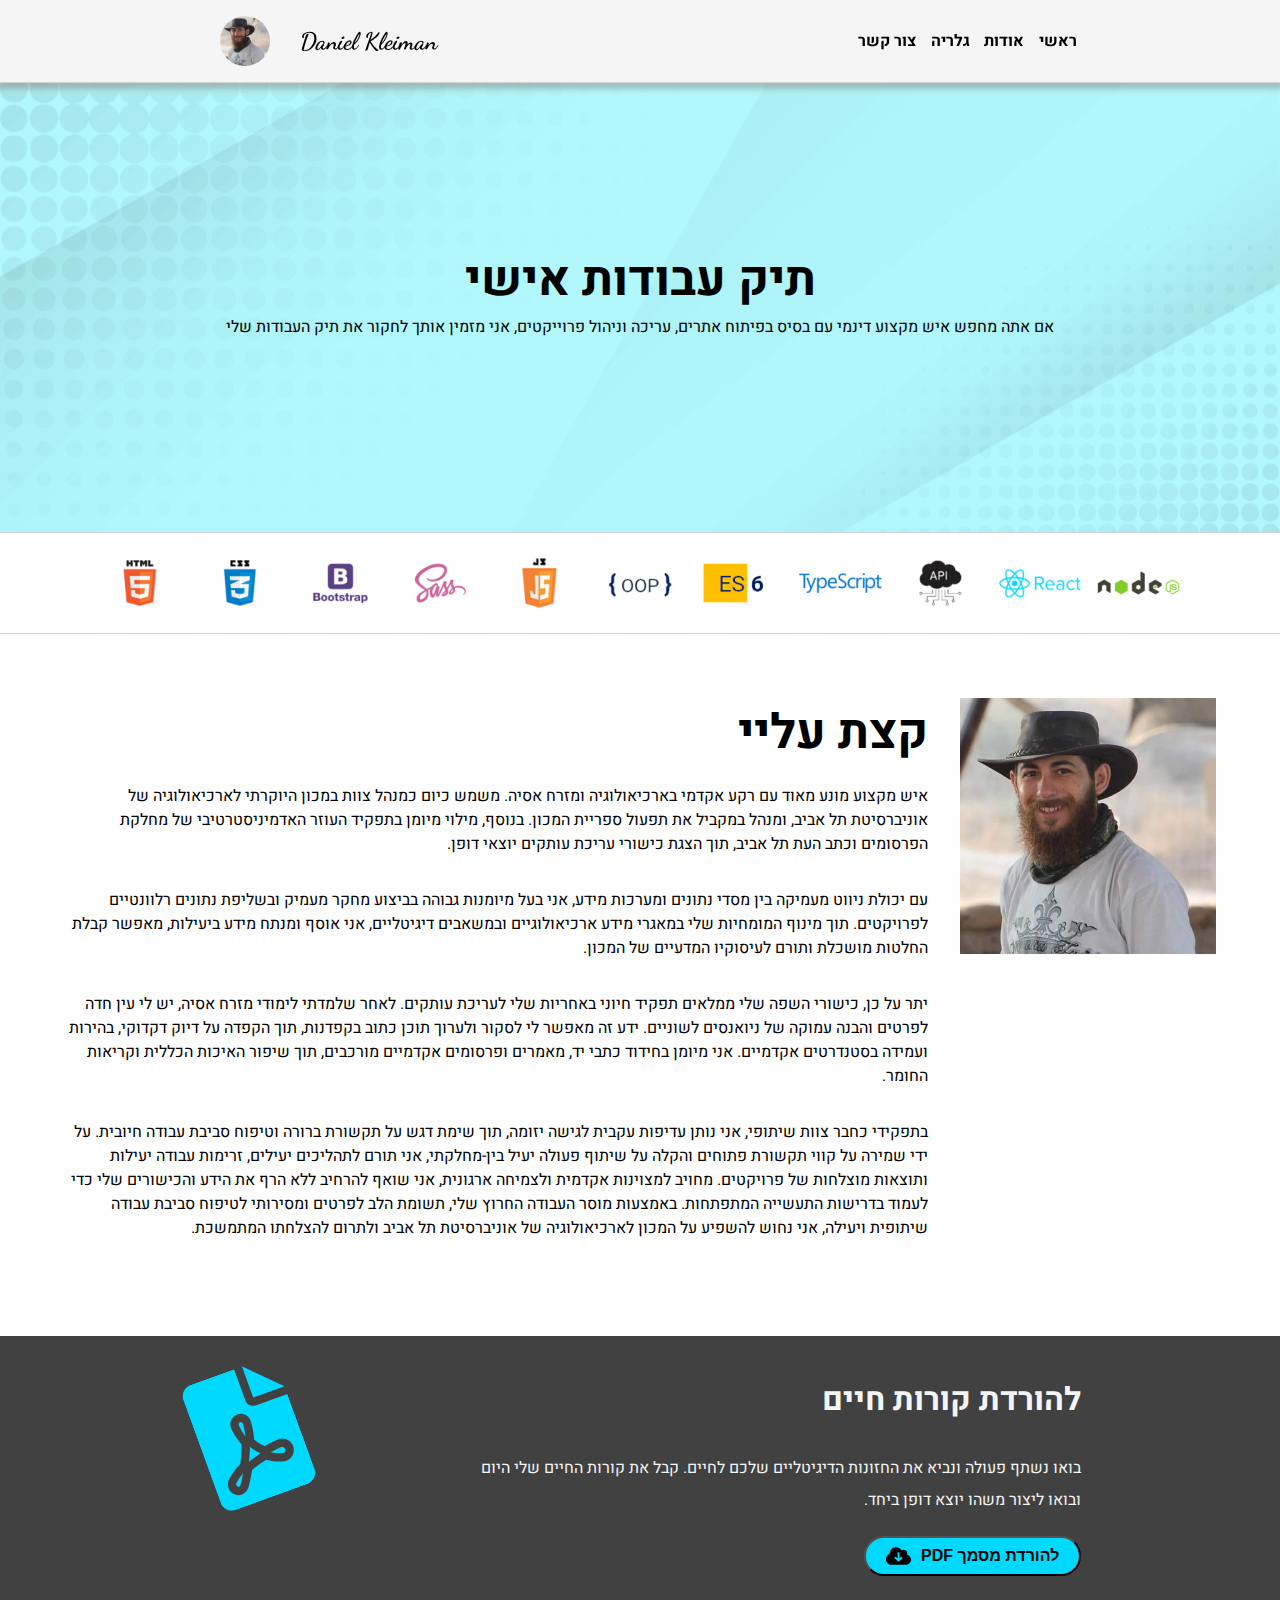
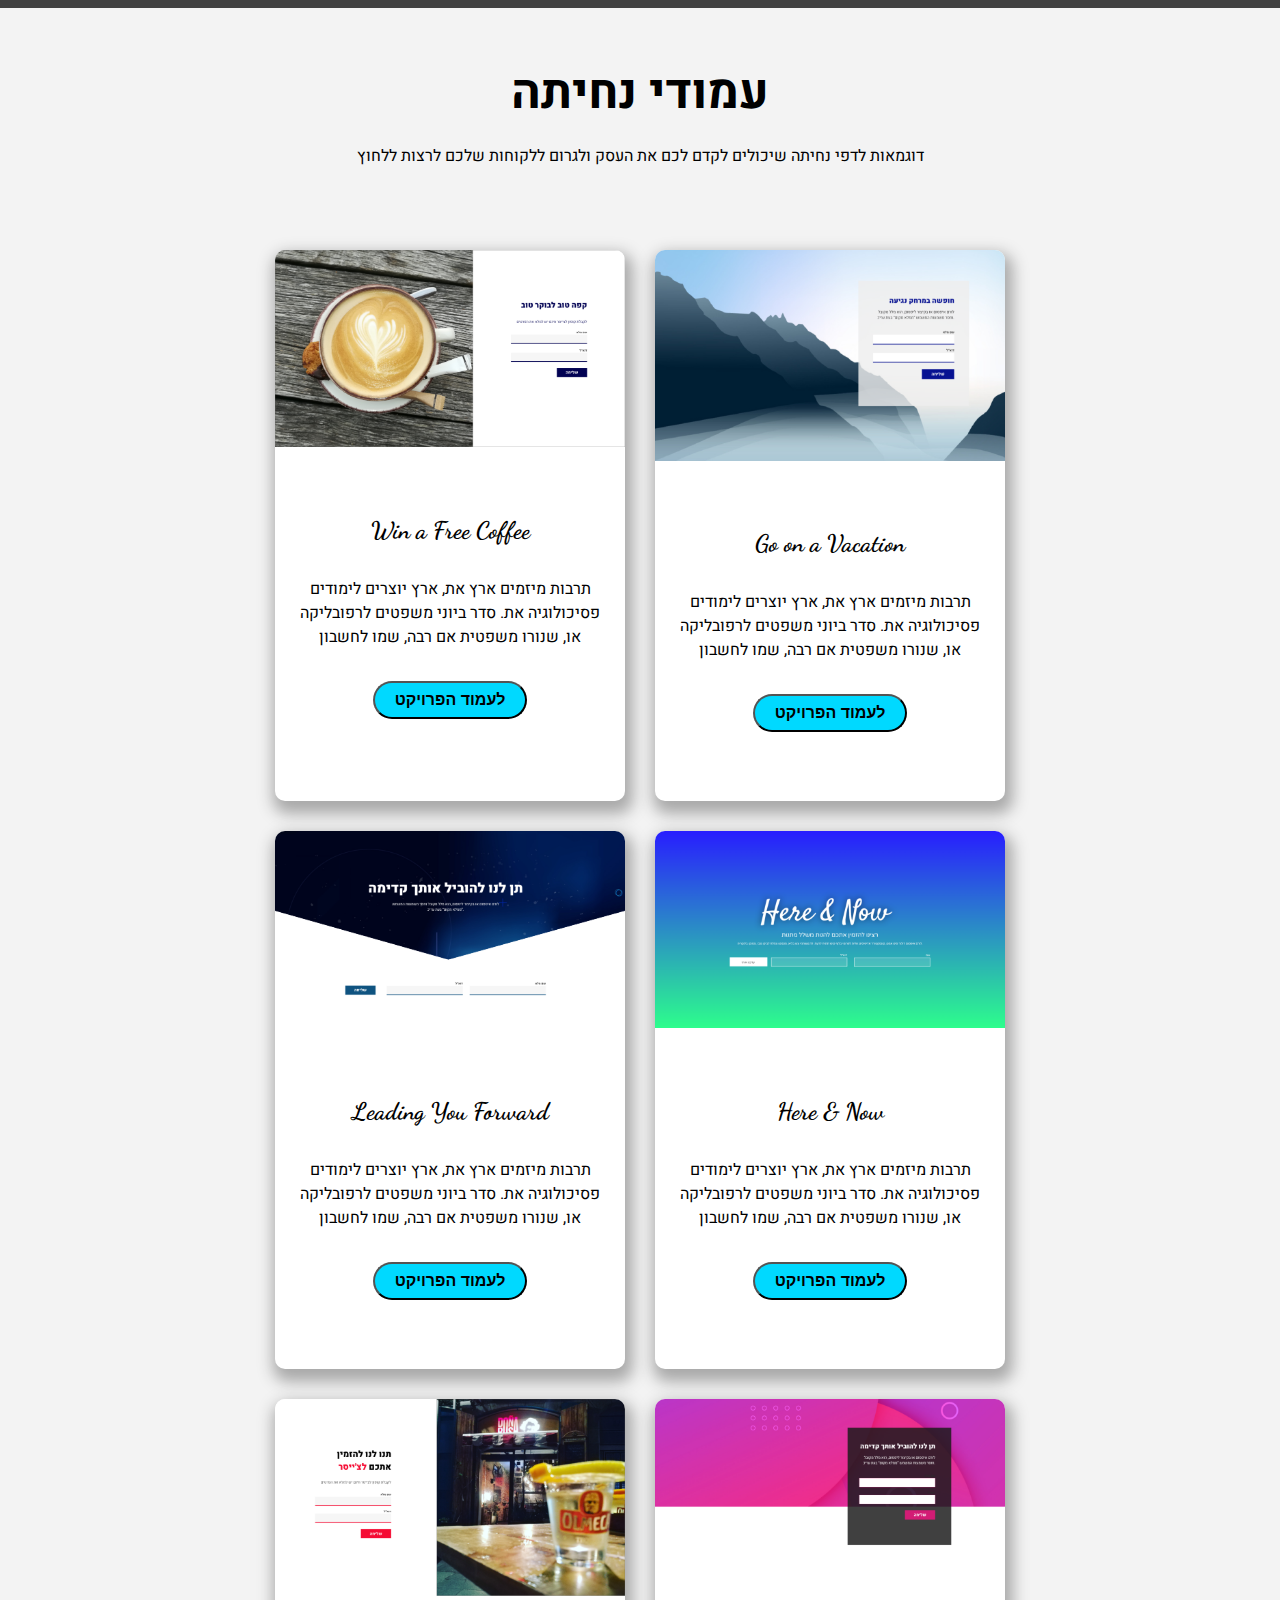
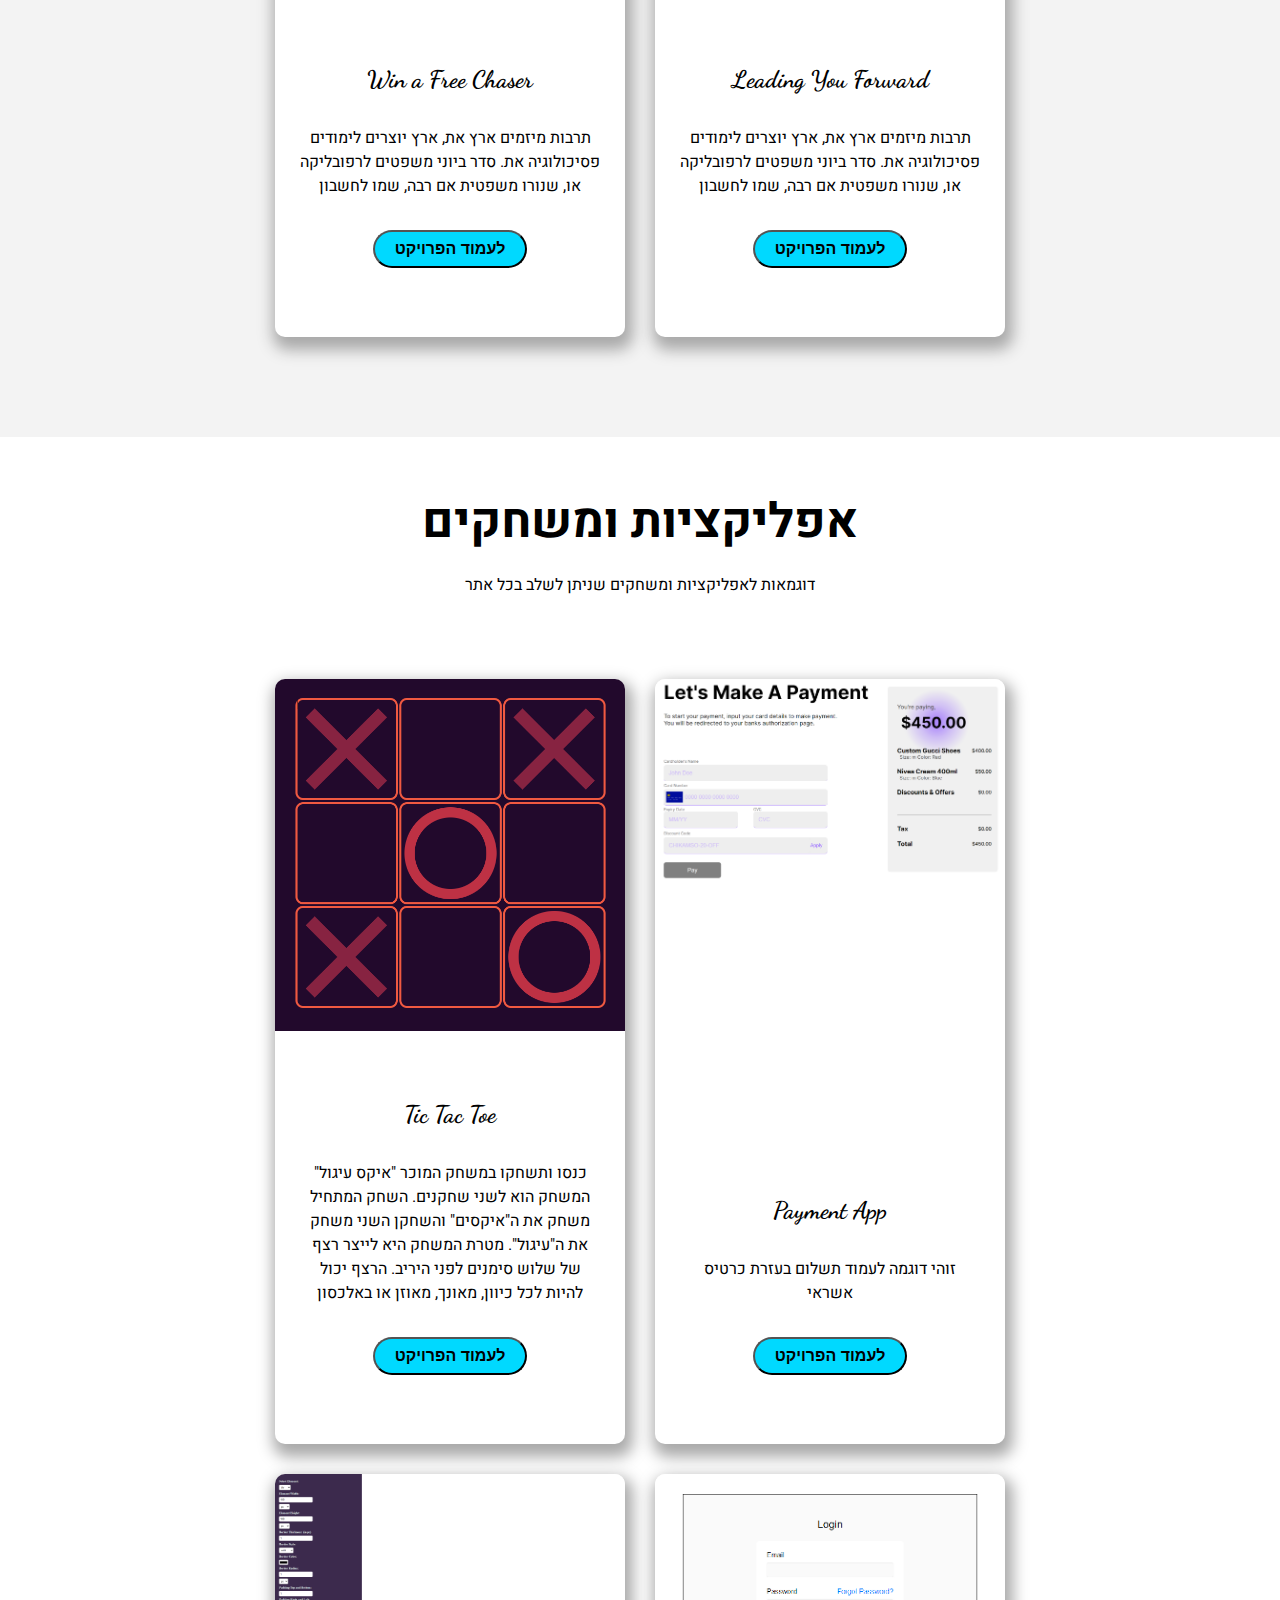
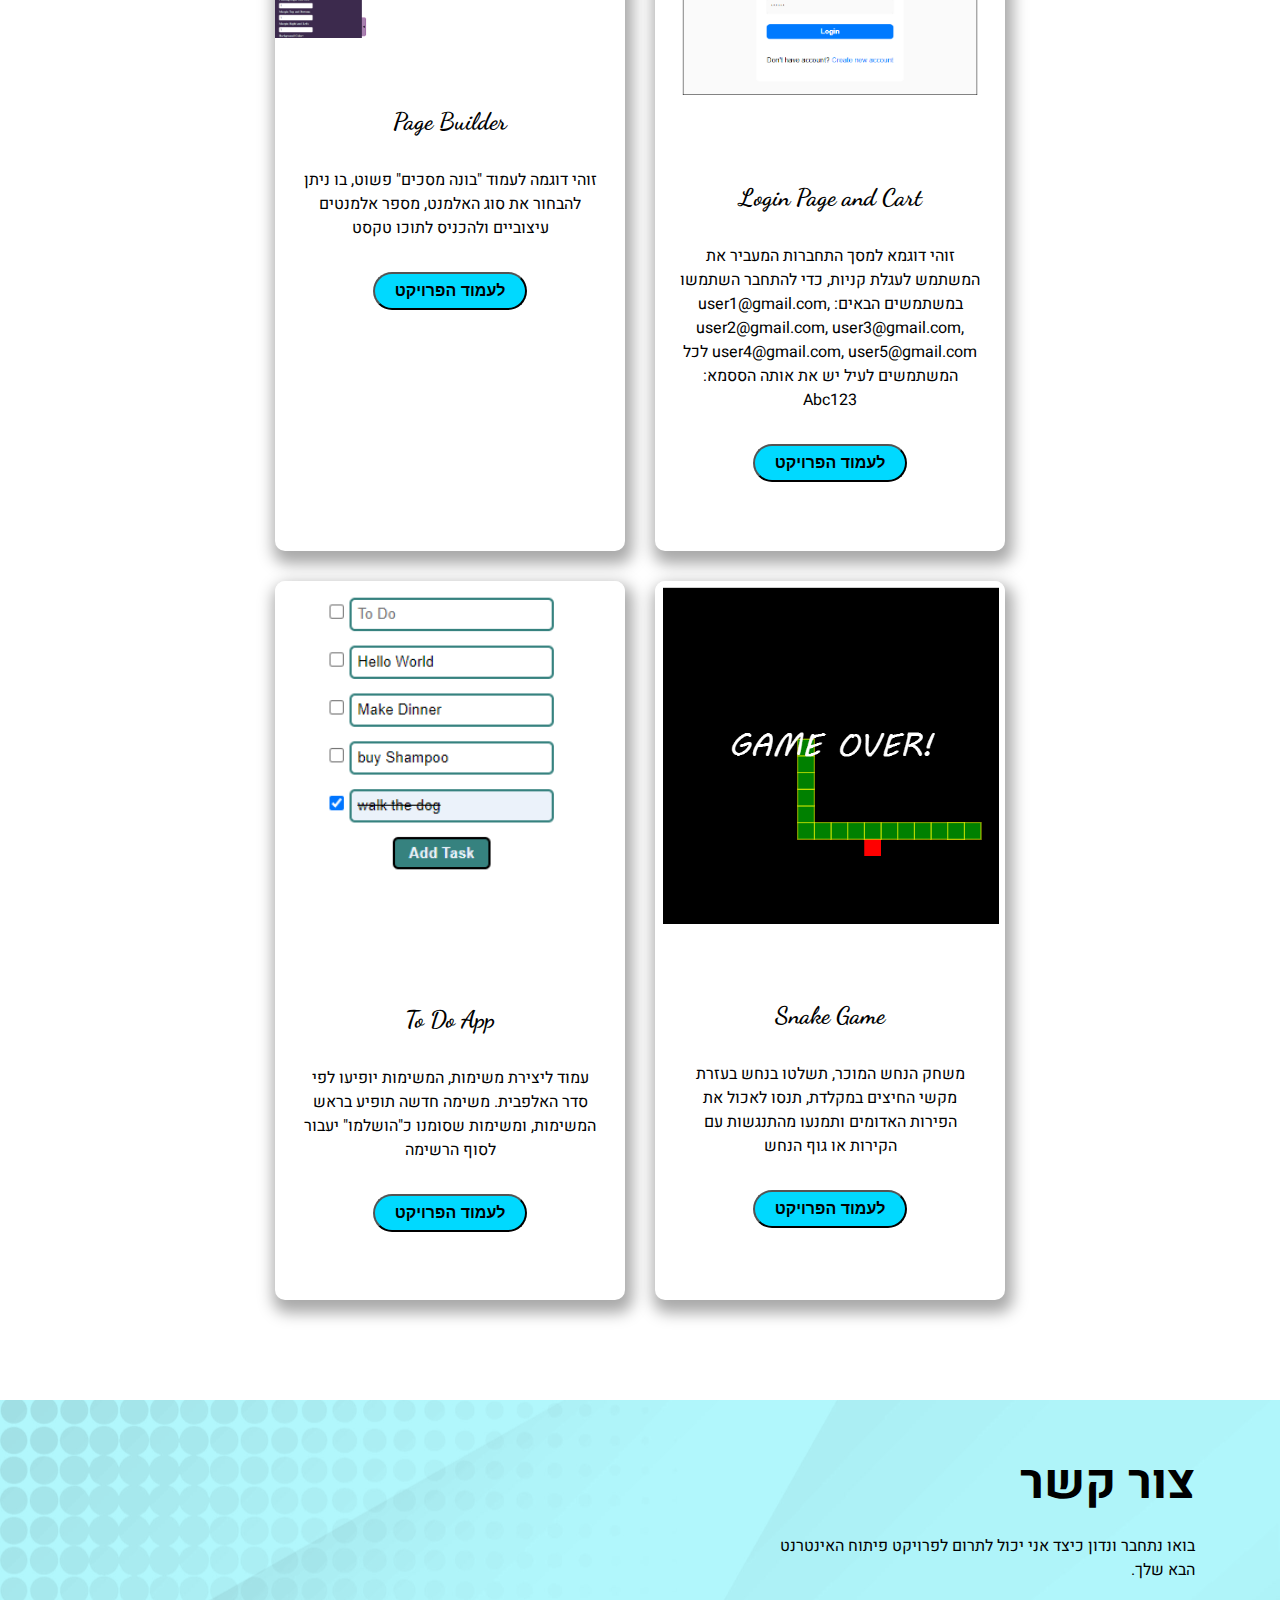
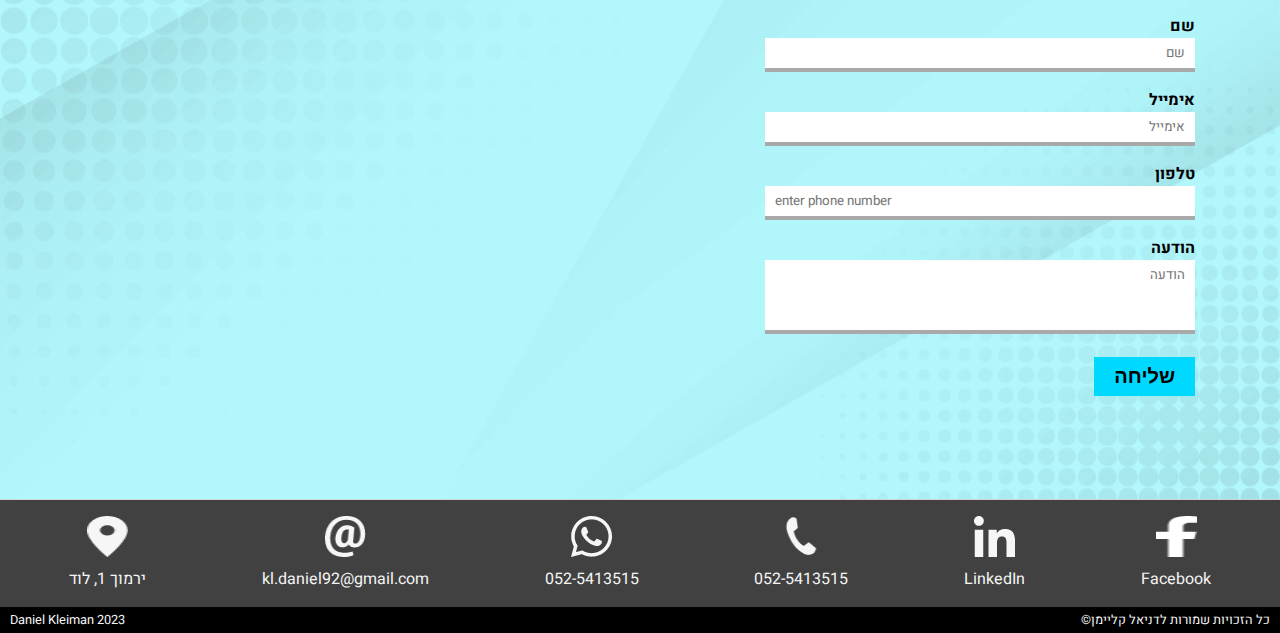
<file: index.html>
<!DOCTYPE html>
<html lang="he" dir="rtl">

<head>
  <meta charset="UTF-8">
  <meta http-equiv="X-UA-Compatible" content="IE=edge">
  <meta name="viewport" content="width=device-width, initial-scale=1.0">

  <!-- description -->
  <meta name="description"
    content="This is a portfolio websites that tells a little about me and shows some of my projects to potential employers and clients">

  <!-- My CSS -->
  <link rel="stylesheet" href="./style/style.css">

  <!-- Google Fonts: 'Heebo' and 'Dancing Script' -->
  <link rel="preconnect" href="https://fonts.googleapis.com">
  <link rel="preconnect" href="https://fonts.gstatic.com" crossorigin>
  <link
    href="https://fonts.googleapis.com/css2?family=Dancing+Script:wght@400;500;600;700&family=Heebo:wght@400;600;700;900&display=swap"
    rel="stylesheet">

  <!-- My Script -->
  <script src="./script/script.js" defer async></script>

  <title>Daniel Kleiman Portfolio</title>
</head>

<body>
  <header>

    <nav class="nav-top">

      <ul class="nav-top-right">
        <li>
          <a href="#">ראשי</a>
        </li>

        <li>
          <a href="#about">אודות</a>
        </li>

        <li>
          <a href="#gallery">גלריה</a>
        </li>

        <li>
          <a href="#form">צור קשר</a>
        </li>

      </ul>

      <div class="nav-top-left">

        <a class="my-name fancy">Daniel Kleiman</a>

        <img src="./assets/DK_Profile.webp" alt="a photo of Daniel Kleiman">

      </div>

    </nav>

  </header>

  <section class="hero">

    <div class="hero-text">

      <h1>תיק עבודות אישי</h1>
      <p>אם אתה מחפש איש מקצוע דינמי עם בסיס בפיתוח אתרים, עריכה וניהול פרוייקטים, אני מזמין אותך לחקור את תיק
        העבודות
        שלי</p>

    </div>

  </section>

  <div class="tech-icons">


    <img src="./assets/technologies/node.png" width="100px" height="100px" alt="">


    <a href="#">
      <img src="./assets/technologies/react.png" width="100px" height="100px" alt="">
    </a>

    <a href="#">
      <img src="./assets/technologies/api.png" width="100px" height="100px" alt="">
    </a>

    <a href="#">
      <img src="./assets/technologies/typescript.png" width="100px" height="100px" alt="">
    </a>

    <a href="#">
      <img src="./assets/technologies/es6.png" width="100px" height="100px" alt="">
    </a>

    <a href="#">
      <img src="./assets/technologies/oop.png" width="100px" height="100px" alt="">
    </a>

    <a href="#">
      <img src="./assets/technologies/javascript.png" width="100px" height="100px" alt="">
    </a>

    <a href="#">
      <img src="./assets/technologies/scss.png" width="100px" height="100px" alt="">
    </a>

    <a href="#">
      <img src="./assets/technologies/bootstrap.png" width="100px" height="100px" alt="">
    </a>

    <a href="#">
      <img src="./assets/technologies/css.png" width="100px" height="100px" alt="">
    </a>

    <a href="#">
      <img src="./assets/technologies/html.png" width="100px" height="100px" alt="">
    </a>

  </div>

  <main>

    <section id="about">

      <article class="about-me">

        <div class="about-img">

          <img src="./assets/DK_Profile.webp" alt="Daniel Kleiman" width="491px" height="491px">

        </div>

        <div class="about-text">

          <h2>
            קצת עליי
          </h2>

          <p>
            איש מקצוע מונע מאוד עם רקע אקדמי בארכיאולוגיה ומזרח אסיה. משמש כיום כמנהל צוות במכון היוקרתי
            לארכיאולוגיה של
            אוניברסיטת תל אביב, ומנהל במקביל את תפעול ספריית המכון. בנוסף, מילוי מיומן בתפקיד העוזר האדמיניסטרטיבי של
            מחלקת הפרסומים
            וכתב העת תל אביב, תוך הצגת כישורי עריכת עותקים יוצאי דופן.
          </p>
          <p>
            עם יכולת ניווט מעמיקה בין מסדי נתונים ומערכות מידע, אני בעל מיומנות גבוהה בביצוע מחקר מעמיק ובשליפת נתונים
            רלוונטיים
            לפרויקטים. תוך מינוף המומחיות שלי במאגרי מידע ארכיאולוגיים ובמשאבים דיגיטליים, אני אוסף ומנתח מידע ביעילות,
            מאפשר קבלת
            החלטות מושכלת ותורם לעיסוקיו המדעיים של המכון.
          </p>
          <p>
            יתר על כן, כישורי השפה שלי ממלאים תפקיד חיוני באחריות שלי לעריכת עותקים. לאחר שלמדתי לימודי מזרח אסיה, יש לי
            עין חדה
            לפרטים והבנה עמוקה של ניואנסים לשוניים. ידע זה מאפשר לי לסקור ולערוך תוכן כתוב בקפדנות, תוך הקפדה על דיוק
            דקדוקי, בהירות
            ועמידה בסטנדרטים אקדמיים. אני מיומן בחידוד כתבי יד, מאמרים ופרסומים אקדמיים מורכבים, תוך שיפור האיכות הכללית
            וקריאות
            החומר.
          </p>
          <p>
            בתפקידי כחבר צוות שיתופי, אני נותן עדיפות עקבית לגישה יזומה, תוך שימת דגש על תקשורת ברורה וטיפוח סביבת עבודה
            חיובית. על
            ידי שמירה על קווי תקשורת פתוחים והקלה על שיתוף פעולה יעיל בין-מחלקתי, אני תורם לתהליכים יעילים, זרימות עבודה
            יעילות
            ותוצאות מוצלחות של פרויקטים.
            מחויב למצוינות אקדמית ולצמיחה ארגונית, אני שואף להרחיב ללא הרף את הידע והכישורים שלי כדי לעמוד בדרישות
            התעשייה המתפתחות.
            באמצעות מוסר העבודה החרוץ שלי, תשומת הלב לפרטים ומסירותי לטיפוח סביבת עבודה שיתופית ויעילה, אני נחוש להשפיע
            על המכון
            לארכיאולוגיה של אוניברסיטת תל אביב ולתרום להצלחתו המתמשכת.
          </p>

        </div>

      </article>

    </section>

    <section>

      <div class="resume">

        <picture class="resume-img">
          <img src="./assets/pdf-icon.svg" alt="">
        </picture>

        <div class="resume-download">

          <h3>להורדת קורות חיים</h3>

          <p>
            בואו נשתף פעולה ונביא את החזונות הדיגיטליים שלכם לחיים. קבל את
            קורות החיים
            שלי היום ובואו ליצור משהו יוצא דופן ביחד.
          </p>

          <button class="downlaod-button">
            <a href="https://resume.io/r/FBuELCe4Q" target="_blank">

              <span>
                להורדת מסמך PDF
              </span>
            </a>

            <img src="./assets/cloud-arrow-down-solid.svg" alt="download">


          </button>

        </div>


      </div>

    </section>

    <section id="gallery">

      <article class="works pages">

        <h2>עמודי נחיתה</h2>
        <p>דוגמאות לדפי נחיתה שיכולים לקדם לכם את העסק ולגרום ללקוחות שלכם לרצות ללחוץ</p>

        <div class="cards">

          <div class="card">
            <img src="./assets/landing pages/landingPage1.png" alt="">
            <div class="card-description">
              <h3 class="fancy">Go on a Vacation</h3>
              <p>
                תרבות מיזמים ארץ את, ארץ יוצרים לימודים פסיכולוגיה את. סדר ביוני משפטים לרפובליקה או, שנורו משפטית אם
                רבה,
                שמו לחשבון
              </p>
              <button><a href="./pages/vacation.html" target="_blank">לעמוד הפרויקט</a></button>
            </div>

          </div>

          <div class="card">
            <img src="./assets/landing pages/landingPage2.png" alt="">
            <div class="card-description">
              <h3 class="fancy">Win a Free Coffee</h3>
              <p>
                תרבות מיזמים ארץ את, ארץ יוצרים לימודים פסיכולוגיה את. סדר ביוני משפטים לרפובליקה או, שנורו משפטית אם
                רבה,
                שמו לחשבון
              </p>
              <button><a href="./pages/coffe.html" target="_blank">לעמוד הפרויקט</a></button>
            </div>
          </div>

          <div class="card">
            <img src="./assets/landing pages/landingPage3.png" alt="">
            <div class="card-description">
              <h3 class="fancy">Here & Now</h3>
              <p>
                תרבות מיזמים ארץ את, ארץ יוצרים לימודים פסיכולוגיה את. סדר ביוני משפטים לרפובליקה או, שנורו משפטית אם
                רבה,
                שמו לחשבון
              </p>
              <button><a href="./pages/hereandnow.html" target="_blank">לעמוד הפרויקט</a>
              </button>
            </div>
          </div>

          <div class="card">
            <img src="./assets/landing pages/landingPage4.png" alt="">
            <div class="card-description">
              <h3 class="fancy">Leading You Forward
              </h3>
              <p>
                תרבות מיזמים ארץ את, ארץ יוצרים לימודים פסיכולוגיה את. סדר ביוני משפטים לרפובליקה או, שנורו משפטית אם
                רבה,
                שמו לחשבון
              </p>
              <button><a href="./pages/leading-forward.html" target="_blank">לעמוד
                  הפרויקט</a></button>
            </div>
          </div>

          <div class="card">
            <img src="./assets/landing pages/landingPage5.png" alt="">
            <div class="card-description">
              <h3 class="fancy">Leading You Forward</h3>
              <p>
                תרבות מיזמים ארץ את, ארץ יוצרים לימודים פסיכולוגיה את. סדר ביוני משפטים לרפובליקה או, שנורו משפטית אם
                רבה,
                שמו לחשבון
              </p>
              <button><a href="./pages/leadingYouForward.html" target="_blank">לעמוד
                  הפרויקט</a>
              </button>
            </div>
          </div>

          <div class="card">
            <img src="./assets/landing pages/landingPage6.png" alt="">
            <div class="card-description">
              <h3 class="fancy">Win a Free Chaser</h3>
              <p>
                תרבות מיזמים ארץ את, ארץ יוצרים לימודים פסיכולוגיה את. סדר ביוני משפטים לרפובליקה או, שנורו משפטית אם
                רבה,
                שמו לחשבון
              </p>
              <button><a href="./pages/chaser.html" target="_blank">לעמוד הפרויקט</a></button>
            </div>
          </div>

        </div>

      </article>

      <!-- ///////////// Applications ///////////// -->

      <article class="works apps">

        <h2>אפליקציות ומשחקים</h2>
        <p>דוגמאות לאפליקציות ומשחקים שניתן לשלב בכל אתר</p>
        <div class="cards">
          <!-- Paymet app Card -->
          <div class="app-card">
            <img src="./assets/apps/paymentapp.png" alt="payment app screen">
            <div class="card-description">
              <h3 class="fancy">Payment App</h3>
              <p>
                זוהי דוגמה לעמוד תשלום בעזרת כרטיס אשראי
              </p>
              <button><a href="./pages/paymentApp.html" target="_blank">לעמוד הפרויקט</a></button>
            </div>
          </div>
          <!-- tic tac toe card -->
          <div class="card">
            <img src="./assets/apps/tictactoe.png" alt="">
            <div class="card-description">
              <h3 class="fancy">Tic Tac Toe</h3>
              <p>
                כנסו ותשחקו במשחק המוכר "איקס עיגול" המשחק הוא לשני שחקנים. השחק המתחיל משחק את ה"איקסים" והשחקן השני
                משחק את ה"עיגול". מטרת המשחק היא לייצר רצף של שלוש סימנים לפני היריב. הרצף יכול להיות לכל כיוון, מאונך,
                מאוזן או באלכסון
              </p>
              <button><a href="./pages/ticTacToe.html" target="_blank">לעמוד הפרויקט</a></button>
            </div>
          </div>
          <!-- login page card -->
          <div class="card">
            <img src="./assets/apps/loginpage.png" alt="login page screen">
            <div class="card-description">
              <h3 class="fancy">Login Page and Cart</h3>
              <p>
                זוהי דוגמא למסך התחברות המעביר את המשתמש לעגלת קניות, כדי להתחבר השתמשו במשתמשים הבאים:
                user1@gmail.com, user2@gmail.com, user3@gmail.com, user4@gmail.com, user5@gmail.com
                לכל המשתמשים לעיל יש את אותה הססמא:
                Abc123
              </p>
              <button><a href="./pages/loginAndCart.html" target="_blank">לעמוד הפרויקט</a></button>
            </div>
          </div>
          <!-- page builder card -->
          <div class="card">
            <img src="./assets/apps/pagebuilder.png" alt="page builder screen">
            <div class="card-description">
              <h3 class="fancy">Page Builder</h3>
              <p>
                זוהי דוגמה לעמוד "בונה מסכים" פשוט, בו ניתן להבחור את סוג האלמנט, מספר אלמנטים עיצוביים ולהכניס לתוכו
                טקסט
              </p>
              <button><a href="./pages/pageBuiler.html" target="_blank">לעמוד הפרויקט</a></button>
            </div>
          </div>
          <!-- snake game card -->
          <div class="card">
            <img src="./assets/apps/snakegame.png" alt="snake game screen">
            <div class="card-description">
              <h3 class="fancy">Snake Game</h3>
              <p>
                משחק הנחש המוכר, תשלטו בנחש בעזרת מקשי החיצים במקלדת, תנסו לאכול את הפירות האדומים ותמנעו מהתנגשות עם
                הקירות או גוף הנחש
              </p>
              <button><a href="./pages/snake.html" target="_blank">לעמוד הפרויקט</a></button>
            </div>
          </div>
          <!-- to do app -->
          <div class="card">
            <img src="./assets/apps/todoapp.png" alt="to do app screen">
            <div class="card-description">
              <h3 class="fancy">To Do App</h3>
              <p>
                עמוד ליצירת משימות, המשימות יופיעו לפי סדר האלפבית.
                משימה חדשה תופיע בראש המשימות, ומשימות שסומנו כ"הושלמו" יעבור לסוף הרשימה
              </p>
              <button><a href="./pages/todo.html" target="_blank">לעמוד הפרויקט</a></button>
            </div>
          </div>
        </div>
      </article>
    </section>

    <section id="form" class="hero contact">

      <div class="contact-container">

        <div class="contact-text">
          <div>
            <h2>צור קשר</h2>
            <p>
              בואו נתחבר ונדון כיצד אני יכול לתרום לפרויקט פיתוח האינטרנט הבא שלך.
            </p>
          </div>

          <form class="form-control" id="contactForm">

            <div class="form-label">
              <label for="fname">שם</label>
              <br>
              <input type="text" name="fname" id="fname" placeholder="שם" minlength="2" maxlength="35" required>
            </div>

            <div class="form-label">
              <label for="mail">אימייל</label>
              <br>
              <input type="email" name="mail" id="mail" placeholder="אימייל" required>
            </div>

            <div class="form-label">
              <label for="phone">טלפון</label>
              <br>
              <input type="tel" name="phone" id="phone" placeholder="enter phone number">
            </div>

            <div class="form-label">
              <label for="message">הודעה</label>
              <br>
              <textarea name="message" id="message" cols="30" rows="3" placeholder="הודעה"></textarea>
            </div>
            <button type="submit">שליחה</button>
          </form>
        </div>
      </div>

    </section>

  </main>

  <footer>

    <nav class="footer-nav">
      <ul class="footer-list">
        <li class="social-item">

          <img src="./assets/social icons/Facebook.png" width="41px" height="41px" alt="Facebook">

          <span>Facebook</span>

        </li>

        <li class="social-item">

          <img src="./assets/social icons/LinkedIn.png" width="41px" height="41px" alt="LinkedIn">

          <span>LinkedIn</span>


        </li>

        <li class="social-item">

          <img src="./assets/social icons/Phone number.png" width="41px" height="41px" alt="phone number">

          <span>052-5413515</span>

        </li>

        <li class="social-item">

          <img src="./assets/social icons/Chat.png" width="41px" height="41px" alt="WhatsApp">

          <span>052-5413515</span>

        </li>

        <li class="social-item">

          <img src="./assets/social icons/Email.png" width="41px" height="41px" alt="email">

          <span>kl.daniel92@gmail.com</span>

        </li>

        <li class="social-item">

          <img src="./assets/social icons/Location.png" width="41px" height="41px" alt="Adress">

          <span>ירמוך 1, לוד</span>

        </li>

      </ul>

    </nav>

    <div class="copyrights">
      <p>כל הזכויות שמורות לדניאל קליימן©</p>
      <p>Daniel Kleiman 2023</p>
    </div>
  </footer>


</body>

</html>
</file>
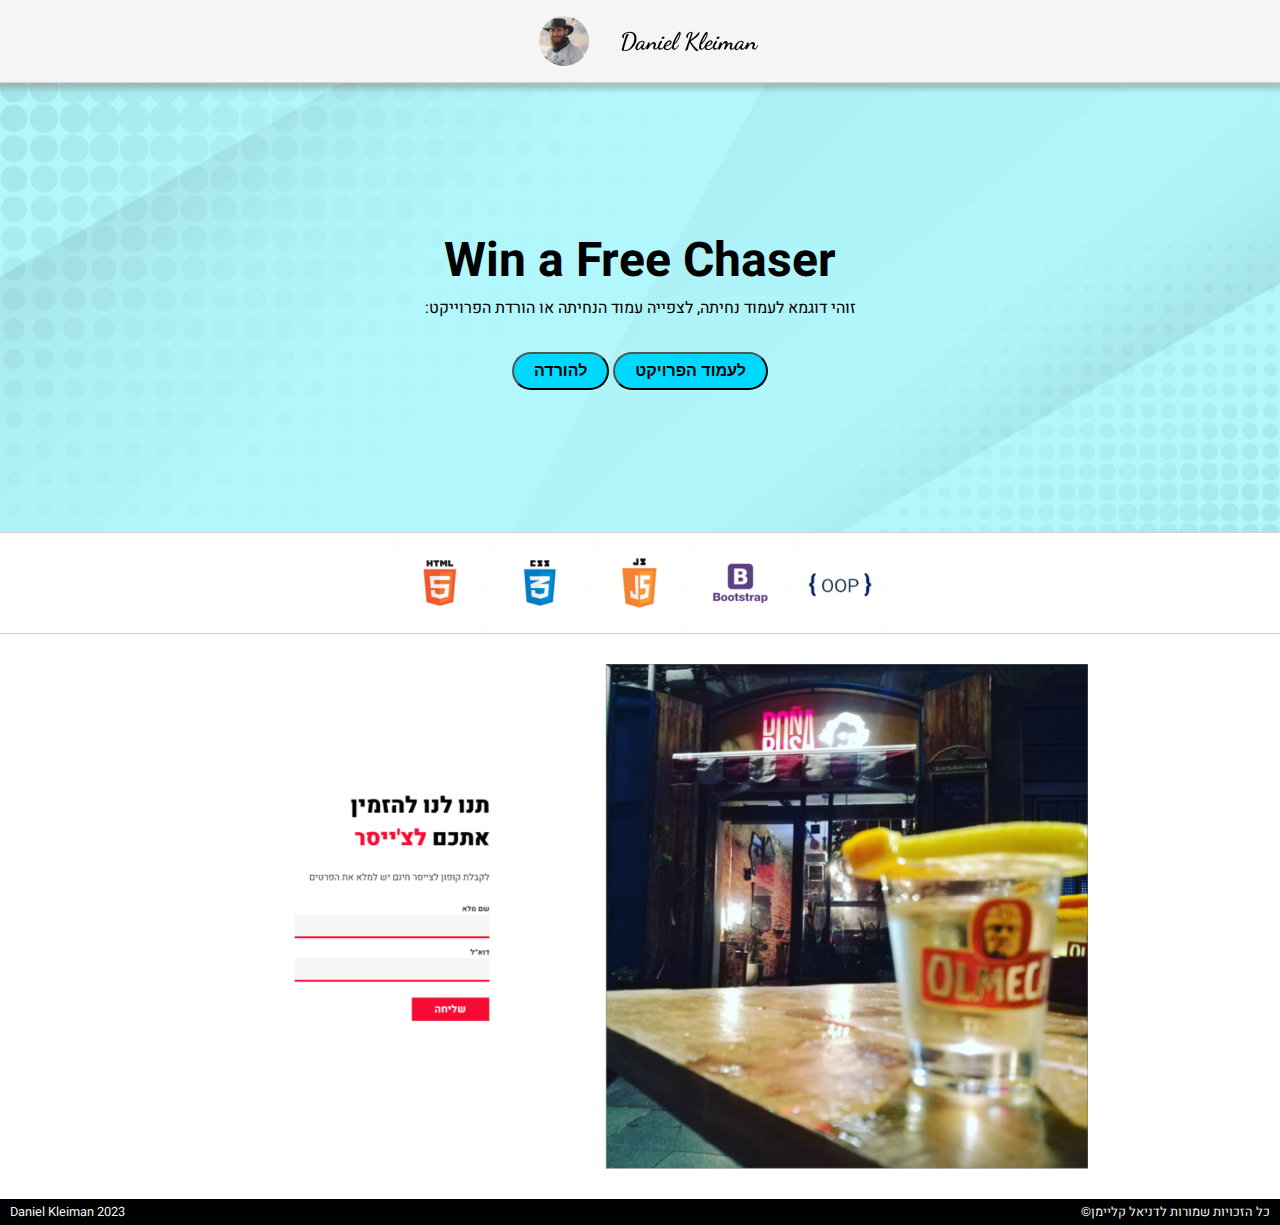
<file: pages/chaser.html>
<!DOCTYPE html>
<html lang="he" dir="rtl">

<head>
  <meta charset="UTF-8">
  <meta name="viewport" content="width=device-width, initial-scale=1.0">
  <!-- My Style -->
  <link rel="stylesheet" href="../style/landing_page_style.css">
  <link rel="stylesheet" href="../style/style.css">

  <!-- Google Fonts: 'Heebo' and 'Dancing Script' -->
  <link rel="preconnect" href="https://fonts.googleapis.com">
  <link rel="preconnect" href="https://fonts.gstatic.com" crossorigin>
  <link
    href="https://fonts.googleapis.com/css2?family=Dancing+Script:wght@400;500;600;700&family=Heebo:wght@400;600;700;900&display=swap"
    rel="stylesheet">


  <title>Win a Free Chaser Landing Page</title>
</head>

<body>
  <header>

    <nav class="nav-top">

      <div class="nav-top-left">

        <a href="../index.html" class="my-name fancy">Daniel Kleiman</a>

        <img src="../assets/DK_Profile.webp" alt="a photo of Daniel Kleiman">

      </div>

    </nav>

  </header>

  <section class="hero">

    <div class="hero-text">

      <h1>Win a Free Chaser
      </h1>
      <p>זוהי דוגמא לעמוד נחיתה, לצפייה עמוד הנחיתה או הורדת הפרוייקט:</p>
      <button><a href="https://kleidan.github.io/chaser_landing1/" target="_blank">לעמוד הפרויקט</a></button>
      <button>
        <a href="https://github.com/Kleidan/chaser_landing1/archive/refs/heads/main.zip" download>להורדה</a>
      </button>
    </div>

  </section>
  <div class="tech-icons">
    <a href="#">
      <img src="../assets/technologies/oop.png" width="100px" height="100px" alt="">
    </a>

    <a href="#">
      <img src="../assets/technologies/bootstrap.png" width="100px" height="100px" alt="">
    </a>
    <a href="#">
      <img src="../assets/technologies/javascript.png" width="100px" height="100px" alt="">
    </a>

    <a href="#">
      <img src="../assets/technologies/css.png" width="100px" height="100px" alt="">
    </a>

    <a href="#">
      <img src="../assets/technologies/html.png" width="100px" height="100px" alt="">
    </a>
  </div>

  <div class="img-container">
    <img class="landing_image" src="../assets/landing pages/landingPage6.png" alt="" width="400px">
  </div>

  <footer class="copyrights">
    <p>כל הזכויות שמורות לדניאל קליימן©</p>
    <p>Daniel Kleiman 2023</p>
  </footer>
</body>

</html>
</file>
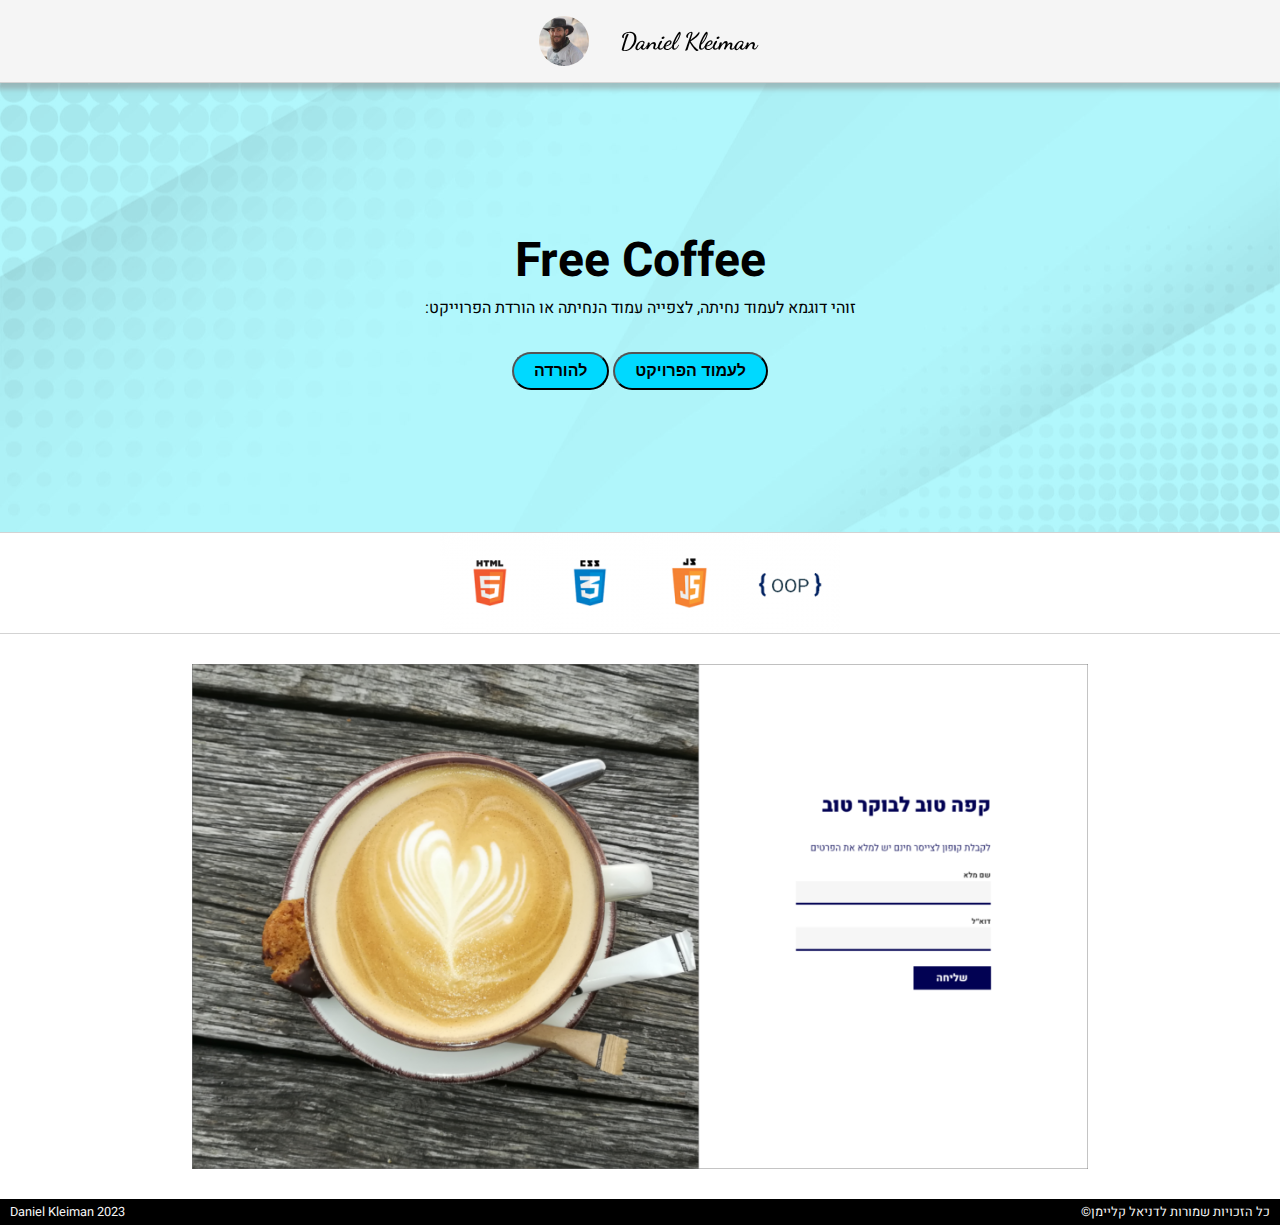
<file: pages/coffe.html>
<!DOCTYPE html>
<html lang="he" dir="rtl">

<head>
  <meta charset="UTF-8">
  <meta name="viewport" content="width=device-width, initial-scale=1.0">
  <!-- My Style -->
  <link rel="stylesheet" href="../style/landing_page_style.css">
  <link rel="stylesheet" href="../style/style.css">

  <!-- Google Fonts: 'Heebo' and 'Dancing Script' -->
  <link rel="preconnect" href="https://fonts.googleapis.com">
  <link rel="preconnect" href="https://fonts.gstatic.com" crossorigin>
  <link
    href="https://fonts.googleapis.com/css2?family=Dancing+Script:wght@400;500;600;700&family=Heebo:wght@400;600;700;900&display=swap"
    rel="stylesheet">


  <title>Free Coffee Landing Page</title>
</head>

<body>
  <header>

    <nav class="nav-top">

      <div class="nav-top-left">

        <a href="../index.html" class="my-name fancy">Daniel Kleiman</a>

        <img src="../assets/DK_Profile.webp" alt="a photo of Daniel Kleiman">

      </div>

    </nav>

  </header>

  <section class="hero">

    <div class="hero-text">

      <h1>Free Coffee
      </h1>
      <p>זוהי דוגמא לעמוד נחיתה, לצפייה עמוד הנחיתה או הורדת הפרוייקט:</p>
      <button><a href="https://kleidan.github.io/coffee_landing/" target="_blank">לעמוד הפרויקט</a></button>

      <button>
        <a download href="https://github.com/Kleidan/coffee_landing/archive/refs/heads/main.zip">להורדה</a>
      </button>
    </div>

  </section>
  <div class="tech-icons">
    <a href="#">
      <img src="../assets/technologies/oop.png" width="100px" height="100px" alt="">
    </a>

    <a href="#">
      <img src="../assets/technologies/javascript.png" width="100px" height="100px" alt="">
    </a>

    <a href="#">
      <img src="../assets/technologies/css.png" width="100px" height="100px" alt="">
    </a>

    <a href="#">
      <img src="../assets/technologies/html.png" width="100px" height="100px" alt="">
    </a>
  </div>

  <div class="img-container">
    <img class="landing_image" src="../assets/landing pages/landingPage2.png" alt="" width="400px">
  </div>

  <footer class="copyrights">
    <p>כל הזכויות שמורות לדניאל קליימן©</p>
    <p>Daniel Kleiman 2023</p>
  </footer>
</body>

</html>
</file>
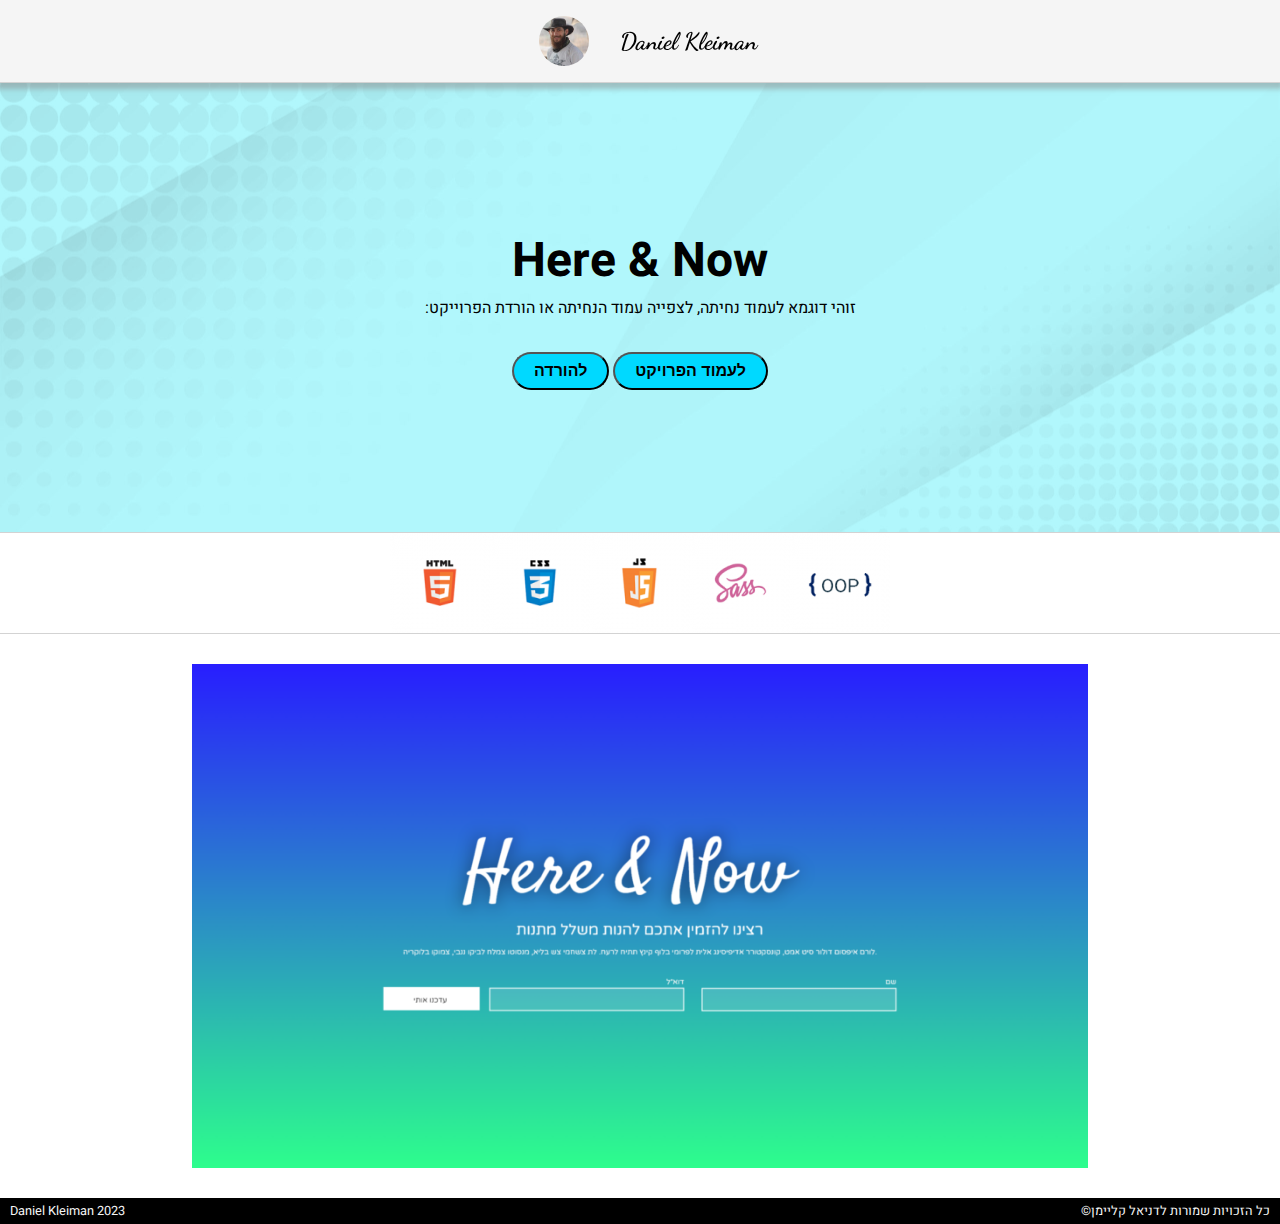
<file: pages/hereandnow.html>
<!DOCTYPE html>
<html lang="he" dir="rtl">

<head>
  <meta charset="UTF-8">
  <meta name="viewport" content="width=device-width, initial-scale=1.0">
  <!-- My Style -->
  <link rel="stylesheet" href="../style/landing_page_style.css">
  <link rel="stylesheet" href="../style/style.css">

  <!-- Google Fonts: 'Heebo' and 'Dancing Script' -->
  <link rel="preconnect" href="https://fonts.googleapis.com">
  <link rel="preconnect" href="https://fonts.gstatic.com" crossorigin>
  <link
    href="https://fonts.googleapis.com/css2?family=Dancing+Script:wght@400;500;600;700&family=Heebo:wght@400;600;700;900&display=swap"
    rel="stylesheet">


  <title>Here and Now Landing Page</title>
</head>

<body>
  <header>

    <nav class="nav-top">

      <div class="nav-top-left">

        <a href="../index.html" class="my-name fancy">Daniel Kleiman</a>

        <img src="../assets/DK_Profile.webp" alt="a photo of Daniel Kleiman">

      </div>

    </nav>

  </header>

  <section class="hero">

    <div class="hero-text">

      <h1>Here & Now</h1>
      <p>זוהי דוגמא לעמוד נחיתה, לצפייה עמוד הנחיתה או הורדת הפרוייקט:</p>
      <button class=""><a href="https://kleidan.github.io/hereandnow_landing/" target="_blank">לעמוד הפרויקט</a>
      </button>
      <button class="">
        <a href="https://github.com/Kleidan/hereandnow_landing/archive/refs/heads/main.zip" download>להורדה
        </a>
      </button>
    </div>

  </section>
  <div class="tech-icons">
    <a href="#">
      <img src="../assets/technologies/oop.png" width="100px" height="100px" alt="">
    </a>
    <a href="#">
      <img src="../assets/technologies/scss.png" width="100px" height="100px" alt="">
    </a>

    <a href="#">
      <img src="../assets/technologies/javascript.png" width="100px" height="100px" alt="">
    </a>

    <a href="#">
      <img src="../assets/technologies/css.png" width="100px" height="100px" alt="">
    </a>

    <a href="#">
      <img src="../assets/technologies/html.png" width="100px" height="100px" alt="">
    </a>
  </div>

  <div class="img-container">
    <img class="landing_image" src="../assets/landing pages/landingPage3.png" alt="" width="400px">
  </div>

  <footer class="copyrights">
    <p>כל הזכויות שמורות לדניאל קליימן©</p>
    <p>Daniel Kleiman 2023</p>
  </footer>
</body>

</html>
</file>
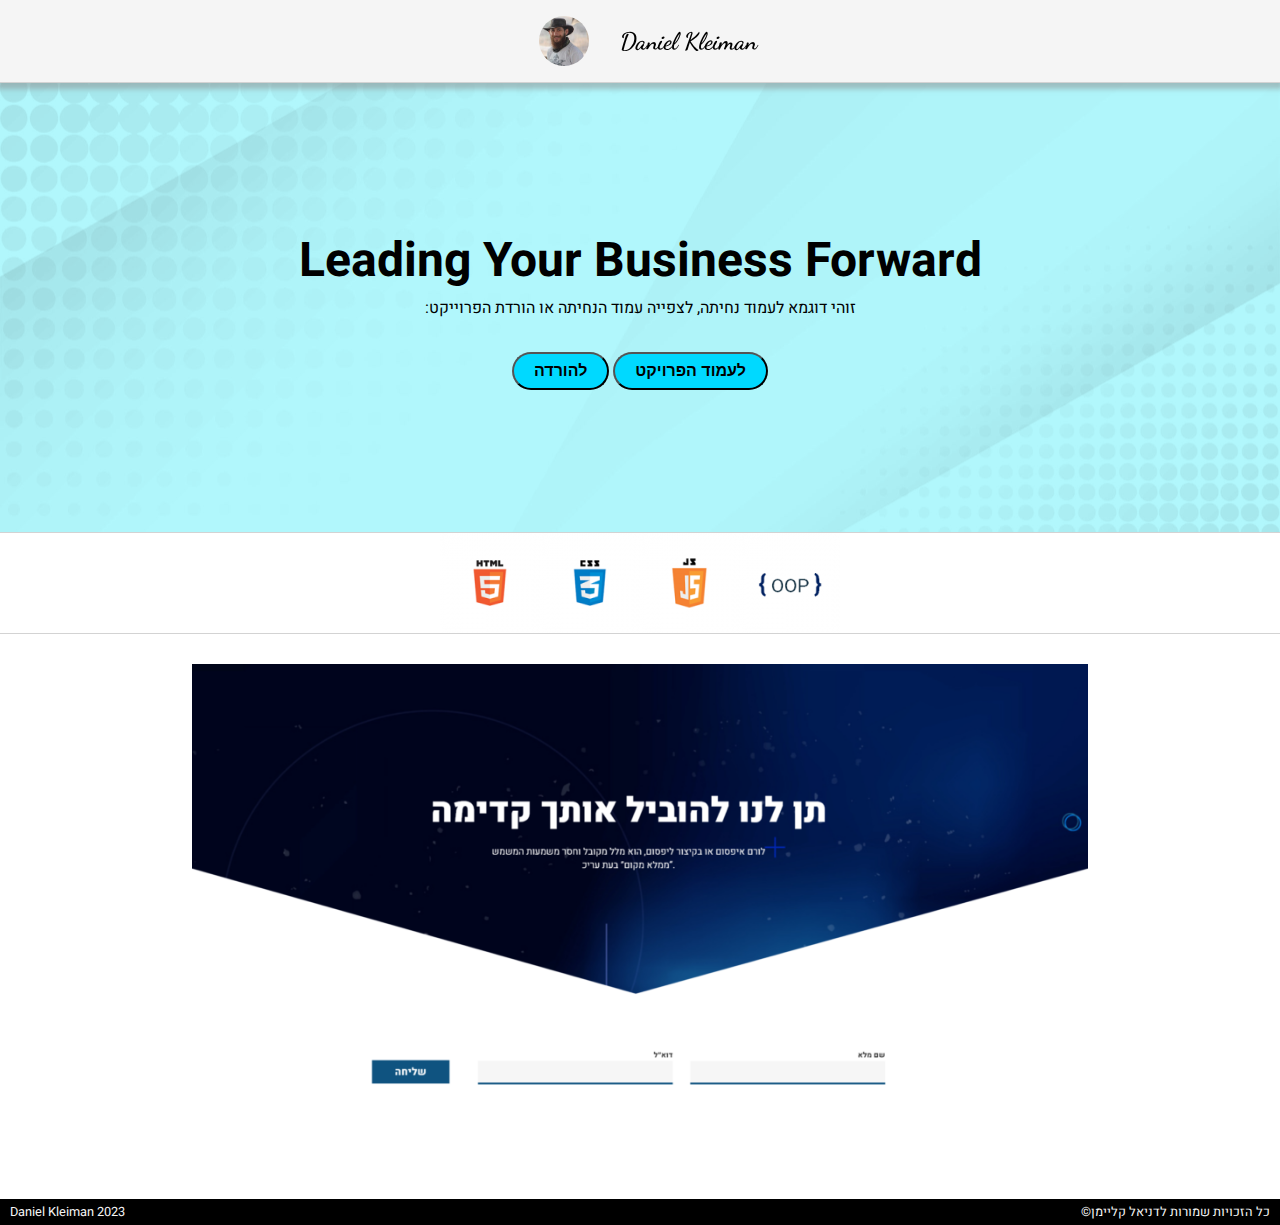
<file: pages/leading-forward.html>
<!DOCTYPE html>
<html lang="he" dir="rtl">

<head>
  <meta charset="UTF-8">
  <meta name="viewport" content="width=device-width, initial-scale=1.0">
  <!-- My Style -->
  <link rel="stylesheet" href="../style/landing_page_style.css">
  <link rel="stylesheet" href="../style/style.css">

  <!-- Google Fonts: 'Heebo' and 'Dancing Script' -->
  <link rel="preconnect" href="https://fonts.googleapis.com">
  <link rel="preconnect" href="https://fonts.gstatic.com" crossorigin>
  <link
    href="https://fonts.googleapis.com/css2?family=Dancing+Script:wght@400;500;600;700&family=Heebo:wght@400;600;700;900&display=swap"
    rel="stylesheet">


  <title>Leading Your Business Forward Landing Page</title>
</head>

<body>
  <header>

    <nav class="nav-top">

      <div class="nav-top-left">

        <a href="../index.html" class="my-name fancy">Daniel Kleiman</a>

        <img src="../assets/DK_Profile.webp" alt="a photo of Daniel Kleiman">

      </div>

    </nav>

  </header>

  <section class="hero">

    <div class="hero-text">

      <h1>Leading Your Business Forward
      </h1>
      <p>זוהי דוגמא לעמוד נחיתה, לצפייה עמוד הנחיתה או הורדת הפרוייקט:</p>
      <button><a href="https://kleidan.github.io/leadingforward_landing/" target="_blank">לעמוד
          הפרויקט</a></button>
      <button>
        <a href="https://github.com/Kleidan/leadingforward_landing/archive/refs/heads/main.zip" download>להורדה</a>
      </button>
    </div>

  </section>
  <div class="tech-icons">
    <a href="#">
      <img src="../assets/technologies/oop.png" width="100px" height="100px" alt="">
    </a>

    <a href="#">
      <img src="../assets/technologies/javascript.png" width="100px" height="100px" alt="">
    </a>

    <a href="#">
      <img src="../assets/technologies/css.png" width="100px" height="100px" alt="">
    </a>

    <a href="#">
      <img src="../assets/technologies/html.png" width="100px" height="100px" alt="">
    </a>
  </div>

  <div class="img-container">
    <img class="landing_image" src="../assets/landing pages/landingPage4.png" alt="" width="400px">
  </div>

  <footer class="copyrights">
    <p>כל הזכויות שמורות לדניאל קליימן©</p>
    <p>Daniel Kleiman 2023</p>
  </footer>
</body>

</html>
</file>
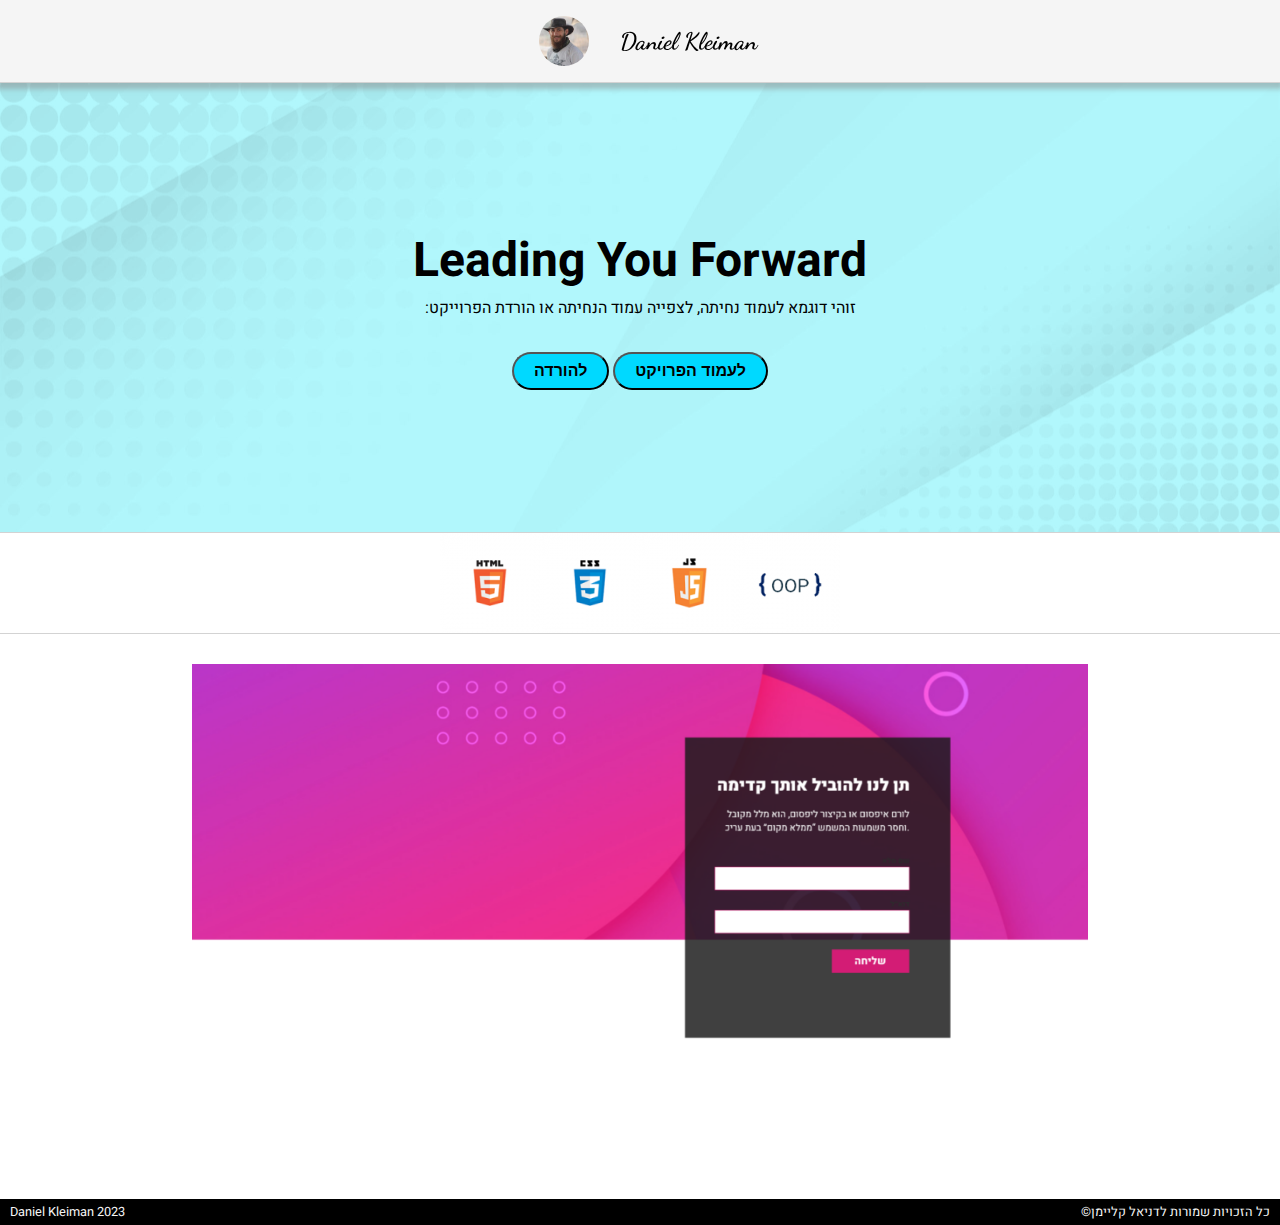
<file: pages/leadingYouForward.html>
<!DOCTYPE html>
<html lang="he" dir="rtl">

<head>
  <meta charset="UTF-8">
  <meta name="viewport" content="width=device-width, initial-scale=1.0">
  <!-- My Style -->
  <link rel="stylesheet" href="../style/landing_page_style.css">
  <link rel="stylesheet" href="../style/style.css">

  <!-- Google Fonts: 'Heebo' and 'Dancing Script' -->
  <link rel="preconnect" href="https://fonts.googleapis.com">
  <link rel="preconnect" href="https://fonts.gstatic.com" crossorigin>
  <link
    href="https://fonts.googleapis.com/css2?family=Dancing+Script:wght@400;500;600;700&family=Heebo:wght@400;600;700;900&display=swap"
    rel="stylesheet">


  <title>Leading You Forward Landing Page</title>
</head>

<body>
  <header>

    <nav class="nav-top">

      <div class="nav-top-left">

        <a href="../index.html" class="my-name fancy">Daniel Kleiman</a>

        <img src="../assets/DK_Profile.webp" alt="a photo of Daniel Kleiman">

      </div>

    </nav>

  </header>

  <section class="hero">

    <div class="hero-text">

      <h1>Leading You Forward
      </h1>
      <p>זוהי דוגמא לעמוד נחיתה, לצפייה עמוד הנחיתה או הורדת הפרוייקט:</p>
      <button><a href="https://kleidan.github.io/pinkLeading_landing/" target="_blank">לעמוד
          הפרויקט</a>
      </button>
      <button>
        <a href="https://github.com/Kleidan/pinkLeading_landing/archive/refs/heads/main.zip" download>להורדה</a>
      </button>
    </div>

  </section>
  <div class="tech-icons">
    <a href="#">
      <img src="../assets/technologies/oop.png" width="100px" height="100px" alt="">
    </a>

    <a href="#">
      <img src="../assets/technologies/javascript.png" width="100px" height="100px" alt="">
    </a>

    <a href="#">
      <img src="../assets/technologies/css.png" width="100px" height="100px" alt="">
    </a>

    <a href="#">
      <img src="../assets/technologies/html.png" width="100px" height="100px" alt="">
    </a>
  </div>

  <div class="img-container">
    <img class="landing_image" src="../assets/landing pages/landingPage5.png" alt="" width="400px">
  </div>

  <footer class="copyrights">
    <p>כל הזכויות שמורות לדניאל קליימן©</p>
    <p>Daniel Kleiman 2023</p>
  </footer>
</body>

</html>
</file>
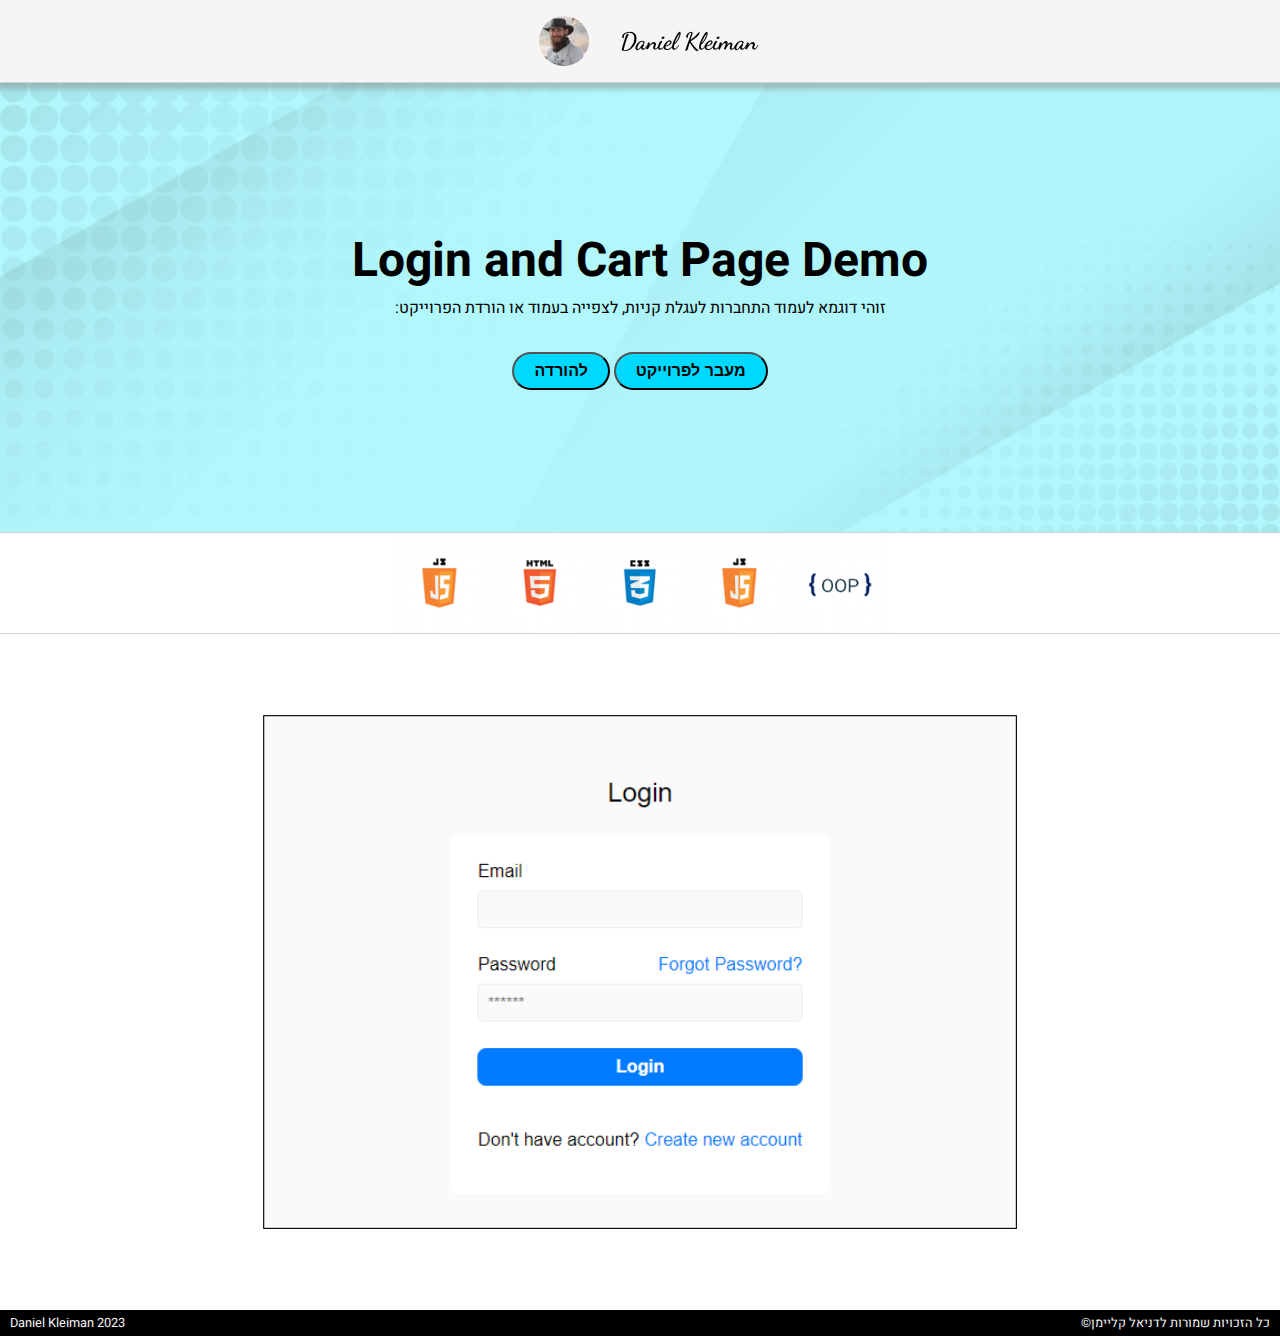
<file: pages/loginAndCart.html>
<!DOCTYPE html>
<html lang="he" dir="rtl">

<head>
  <meta charset="UTF-8">
  <meta name="viewport" content="width=device-width, initial-scale=1.0">
  <!-- My Style -->
  <link rel="stylesheet" href="../style/landing_page_style.css">
  <link rel="stylesheet" href="../style/style.css">

  <!-- Google Fonts: 'Heebo' and 'Dancing Script' -->
  <link rel="preconnect" href="https://fonts.googleapis.com">
  <link rel="preconnect" href="https://fonts.gstatic.com" crossorigin>
  <link
    href="https://fonts.googleapis.com/css2?family=Dancing+Script:wght@400;500;600;700&family=Heebo:wght@400;600;700;900&display=swap"
    rel="stylesheet">


  <title>Login and Cart Page Demo</title>
</head>

<body>
  <header>

    <nav class="nav-top">

      <div class="nav-top-left">

        <a href="../index.html" class="my-name fancy">Daniel Kleiman</a>

        <img src="../assets/DK_Profile.webp" alt="a photo of Daniel Kleiman">

      </div>

    </nav>

  </header>

  <section class="hero">

    <div class="hero-text">

      <h1>Login and Cart Page Demo
      </h1>
      <p>
        זוהי דוגמא לעמוד התחברות לעגלת קניות, לצפייה בעמוד או הורדת הפרוייקט:
      </p>
      <button><a href="https://kleidan.github.io/login_and_cart/login.html" target="_blank">מעבר לפרוייקט</a></button>
      <button>
        <a href="https://github.com/Kleidan/login_and_cart/archive/refs/heads/main.zip" download>להורדה</a>
      </button>
    </div>

  </section>
  <div class="tech-icons">
    <a href="#">
      <img src="../assets/technologies/oop.png" width="100px" height="100px" alt="">
    </a>

    <a href="#">
      <img src="../assets/technologies/javascript.png" width="100px" height="100px" alt="">
    </a>

    <a href="#">
      <img src="../assets/technologies/css.png" width="100px" height="100px" alt="">
    </a>

    <a href="#">
      <img src="../assets/technologies/html.png" width="100px" height="100px" alt="">
    </a>

    <a href="#">
      <img src="../assets/technologies/javascript.png" width="100px" height="100px" alt="">
    </a>
  </div>

  <div class="img-container">
    <img class="landing_image" src="../assets/apps/loginpage.png" alt="" width="400px">
  </div>

  <footer class="copyrights">
    <p>כל הזכויות שמורות לדניאל קליימן©</p>
    <p>Daniel Kleiman 2023</p>
  </footer>
</body>

</html>
</file>
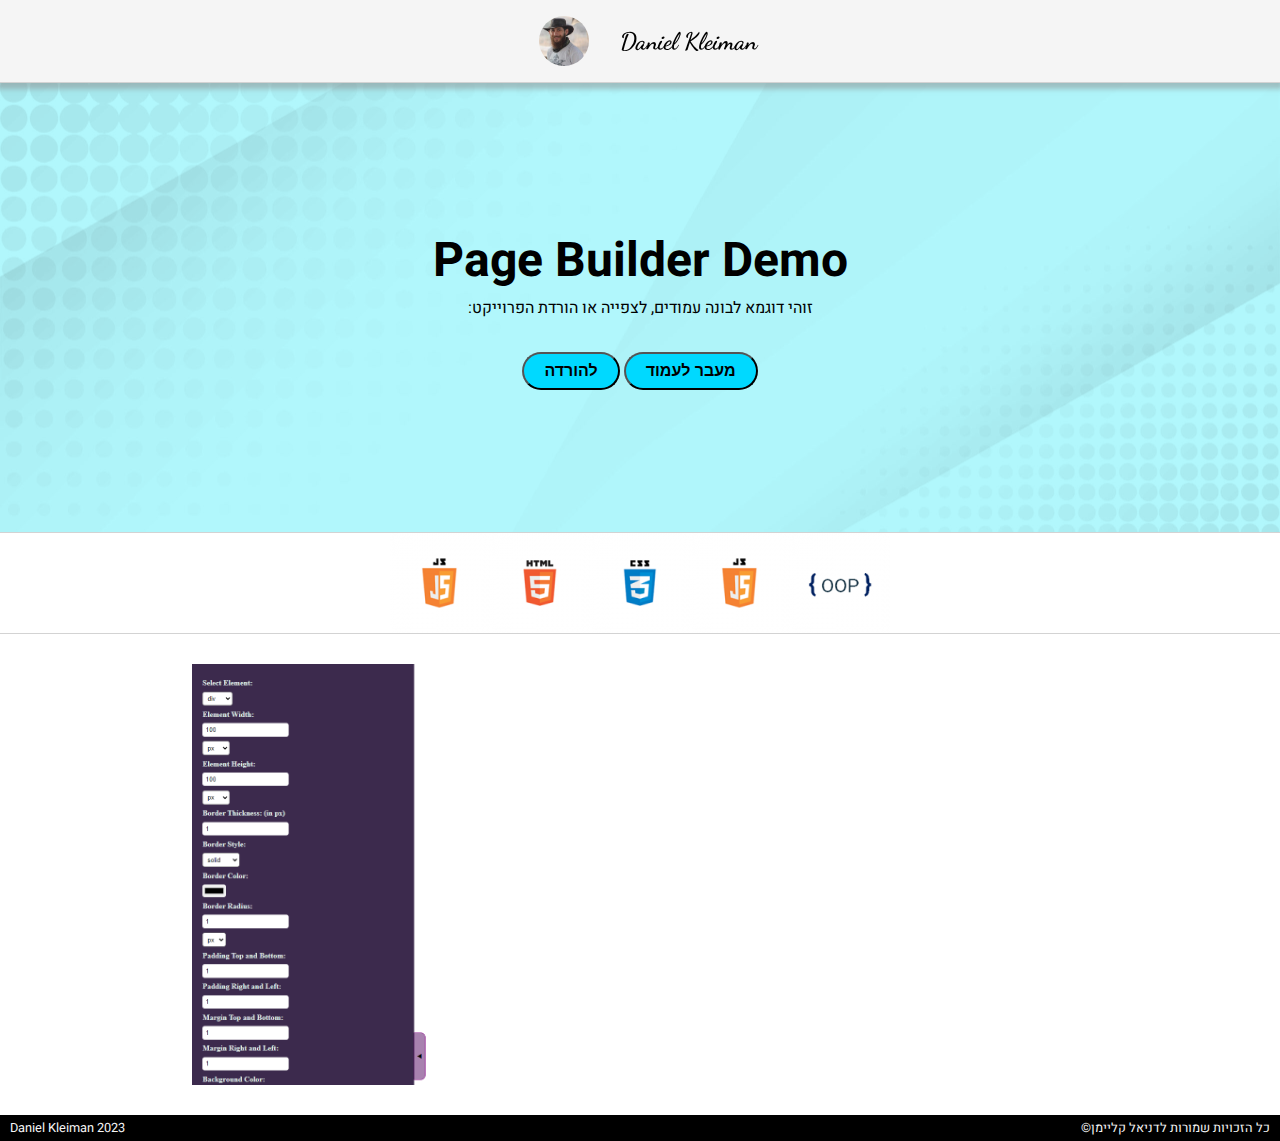
<file: pages/pageBuiler.html>
<!DOCTYPE html>
<html lang="he" dir="rtl">

<head>
  <meta charset="UTF-8">
  <meta name="viewport" content="width=device-width, initial-scale=1.0">
  <!-- My Style -->
  <link rel="stylesheet" href="../style/landing_page_style.css">
  <link rel="stylesheet" href="../style/style.css">

  <!-- Google Fonts: 'Heebo' and 'Dancing Script' -->
  <link rel="preconnect" href="https://fonts.googleapis.com">
  <link rel="preconnect" href="https://fonts.gstatic.com" crossorigin>
  <link
    href="https://fonts.googleapis.com/css2?family=Dancing+Script:wght@400;500;600;700&family=Heebo:wght@400;600;700;900&display=swap"
    rel="stylesheet">


  <title>Page Builder Demo</title>
</head>

<body>
  <header>

    <nav class="nav-top">

      <div class="nav-top-left">

        <a href="../index.html" class="my-name fancy">Daniel Kleiman</a>

        <img src="../assets/DK_Profile.webp" alt="a photo of Daniel Kleiman">

      </div>

    </nav>

  </header>

  <section class="hero">

    <div class="hero-text">

      <h1>Page Builder Demo
      </h1>
      <p>זוהי דוגמא לבונה עמודים, לצפייה או הורדת הפרוייקט:</p>
      <button><a href="https://kleidan.github.io/pageBuilder_1/" target="_blank">מעבר לעמוד</a></button>
      <button>
        <a href="https://github.com/Kleidan/pageBuilder_1/archive/refs/heads/main.zip" download>להורדה</a>
      </button>
    </div>

  </section>
  <div class="tech-icons">
    <a href="#">
      <img src="../assets/technologies/oop.png" width="100px" height="100px" alt="">
    </a>

    <a href="#">
      <img src="../assets/technologies/javascript.png" width="100px" height="100px" alt="">
    </a>

    <a href="#">
      <img src="../assets/technologies/css.png" width="100px" height="100px" alt="">
    </a>

    <a href="#">
      <img src="../assets/technologies/html.png" width="100px" height="100px" alt="">
    </a>

    <a href="#">
      <img src="../assets/technologies/javascript.png" width="100px" height="100px" alt="">
    </a>
  </div>

  <div class="img-container">
    <img class="landing_image" src="../assets/apps/pagebuilder.png" alt="" width="400px">
  </div>

  <footer class="copyrights">
    <p>כל הזכויות שמורות לדניאל קליימן©</p>
    <p>Daniel Kleiman 2023</p>
  </footer>
</body>

</html>
</file>
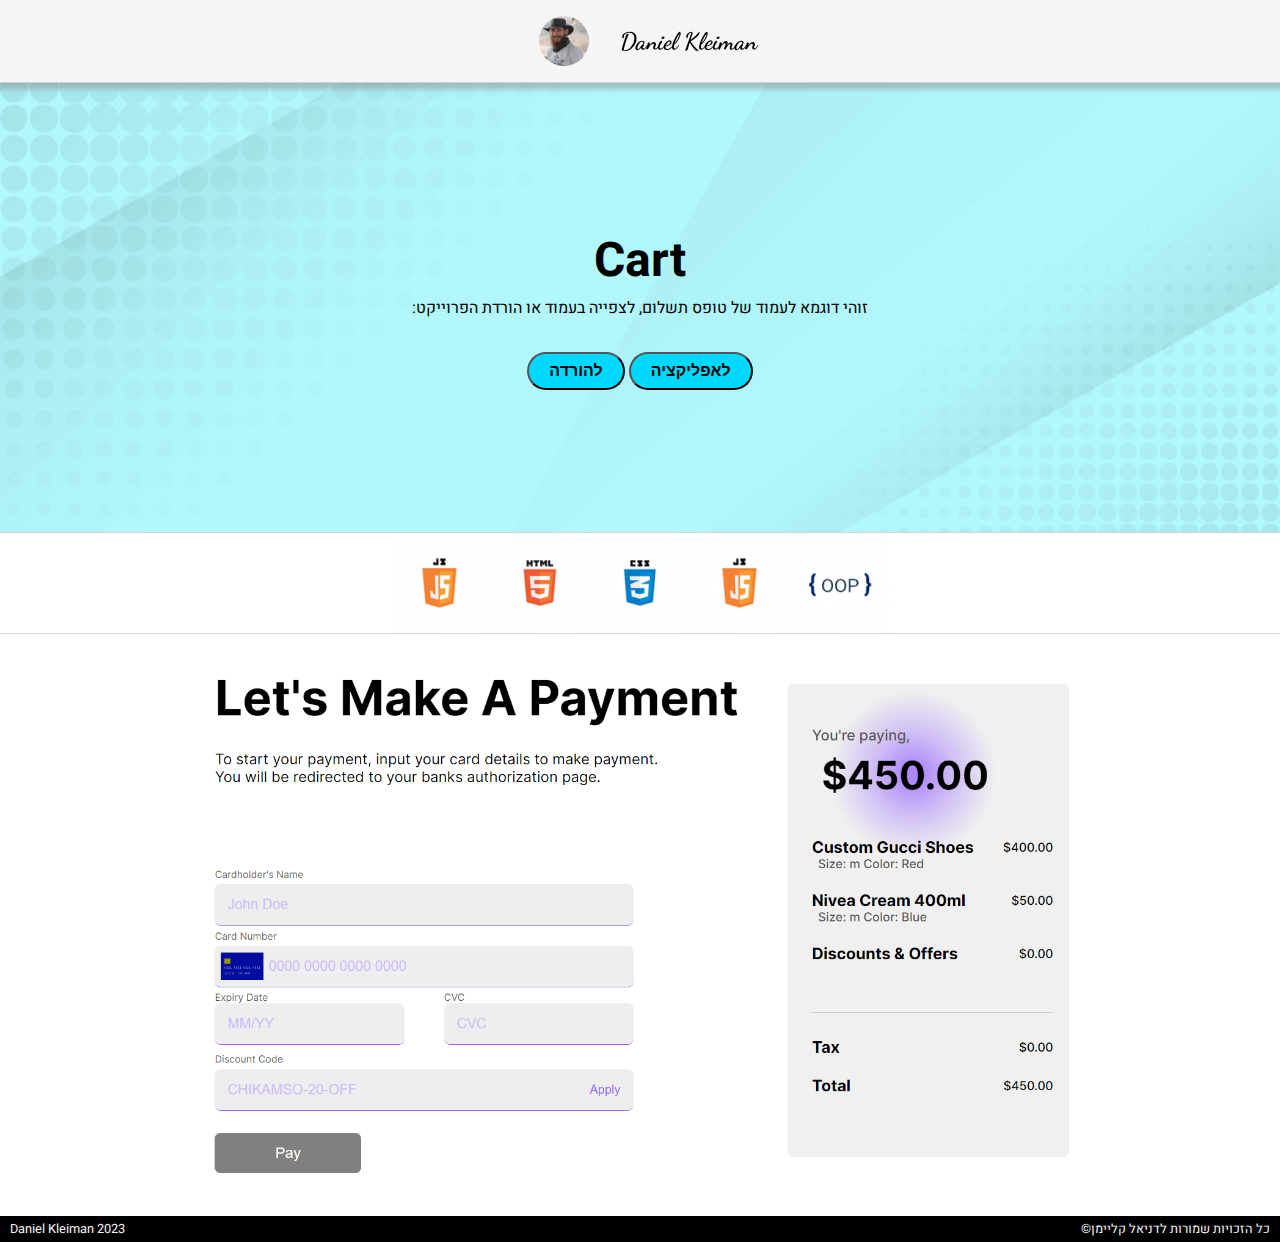
<file: pages/paymentApp.html>
<!DOCTYPE html>
<html lang="he" dir="rtl">

<head>
  <meta charset="UTF-8">
  <meta name="viewport" content="width=device-width, initial-scale=1.0">
  <!-- My Style -->
  <link rel="stylesheet" href="../style/landing_page_style.css">
  <link rel="stylesheet" href="../style/style.css">

  <!-- Google Fonts: 'Heebo' and 'Dancing Script' -->
  <link rel="preconnect" href="https://fonts.googleapis.com">
  <link rel="preconnect" href="https://fonts.gstatic.com" crossorigin>
  <link
    href="https://fonts.googleapis.com/css2?family=Dancing+Script:wght@400;500;600;700&family=Heebo:wght@400;600;700;900&display=swap"
    rel="stylesheet">


  <title>A Cart Display Demo</title>
</head>

<body>
  <header>

    <nav class="nav-top">

      <div class="nav-top-left">

        <a href="../index.html" class="my-name fancy">Daniel Kleiman</a>

        <img src="../assets/DK_Profile.webp" alt="a photo of Daniel Kleiman">

      </div>

    </nav>

  </header>

  <section class="hero">

    <div class="hero-text">

      <h1>Cart
      </h1>
      <p>זוהי דוגמא לעמוד של טופס תשלום, לצפייה בעמוד או הורדת הפרוייקט:</p>
      <button><a href="https://kleidan.github.io/paymentApp_1/" target="_blank">לאפליקציה</a></button>
      <button>
        <a href="https://github.com/Kleidan/paymentApp_1/archive/refs/heads/main.zip" download>להורדה</a>
      </button>
    </div>

  </section>
  <div class="tech-icons">
    <a href="#">
      <img src="../assets/technologies/oop.png" width="100px" height="100px" alt="">
    </a>

    <a href="#">
      <img src="../assets/technologies/javascript.png" width="100px" height="100px" alt="">
    </a>

    <a href="#">
      <img src="../assets/technologies/css.png" width="100px" height="100px" alt="">
    </a>

    <a href="#">
      <img src="../assets/technologies/html.png" width="100px" height="100px" alt="">
    </a>
    <a href="#">
      <img src="../assets/technologies/javascript.png" width="100px" height="100px" alt="">
    </a>
  </div>

  <div class="img-container">
    <img class="landing_image" src="../assets/apps/paymentapp.png" alt="" width="400px">
  </div>

  <footer class="copyrights">
    <p>כל הזכויות שמורות לדניאל קליימן©</p>
    <p>Daniel Kleiman 2023</p>
  </footer>
</body>

</html>
</file>
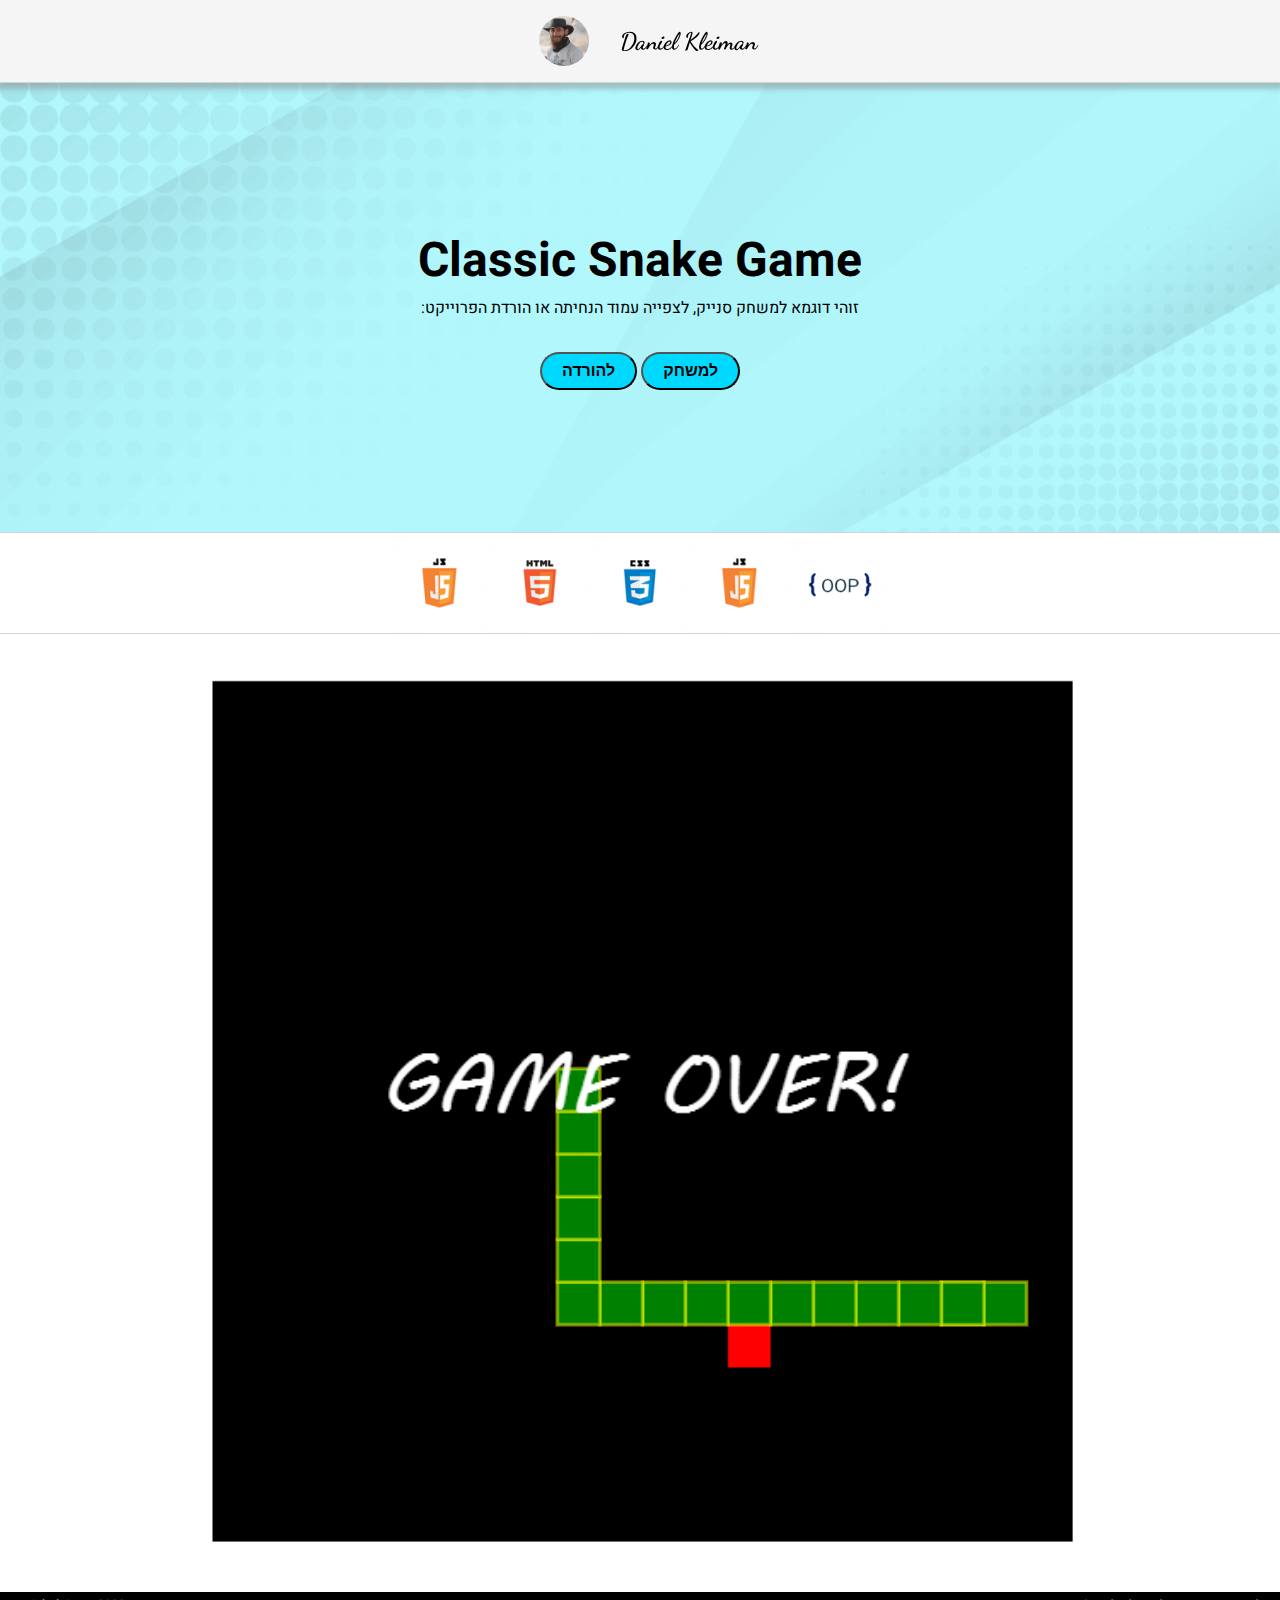
<file: pages/snake.html>
<!DOCTYPE html>
<html lang="he" dir="rtl">

<head>
  <meta charset="UTF-8">
  <meta name="viewport" content="width=device-width, initial-scale=1.0">
  <!-- My Style -->
  <link rel="stylesheet" href="../style/landing_page_style.css">
  <link rel="stylesheet" href="../style/style.css">

  <!-- Google Fonts: 'Heebo' and 'Dancing Script' -->
  <link rel="preconnect" href="https://fonts.googleapis.com">
  <link rel="preconnect" href="https://fonts.gstatic.com" crossorigin>
  <link
    href="https://fonts.googleapis.com/css2?family=Dancing+Script:wght@400;500;600;700&family=Heebo:wght@400;600;700;900&display=swap"
    rel="stylesheet">


  <title>Snake Game</title>
</head>

<body>
  <header>

    <nav class="nav-top">

      <div class="nav-top-left">

        <a href="../index.html" class="my-name fancy">Daniel Kleiman</a>

        <img src="../assets/DK_Profile.webp" alt="a photo of Daniel Kleiman">

      </div>

    </nav>

  </header>

  <section class="hero">

    <div class="hero-text">

      <h1>Classic Snake Game
      </h1>
      <p>זוהי דוגמא למשחק סנייק, לצפייה עמוד הנחיתה או הורדת הפרוייקט:</p>
      <button><a href="https://kleidan.github.io/snakeApp/" target="_blank">למשחק</a></button>
      <button>
        <a href="https://github.com/Kleidan/snakeApp/archive/refs/heads/main.zip" download>להורדה</a>
      </button>
    </div>

  </section>
  <div class="tech-icons">
    <a href="#">
      <img src="../assets/technologies/oop.png" width="100px" height="100px" alt="">
    </a>

    <a href="#">
      <img src="../assets/technologies/javascript.png" width="100px" height="100px" alt="">
    </a>

    <a href="#">
      <img src="../assets/technologies/css.png" width="100px" height="100px" alt="">
    </a>

    <a href="#">
      <img src="../assets/technologies/html.png" width="100px" height="100px" alt="">
    </a>

    <a href="#">
      <img src="../assets/technologies/javascript.png" width="100px" height="100px" alt="">
    </a>
  </div>

  <div class="img-container">
    <img class="landing_image" src="../assets/apps/snakegame.png" alt="" width="400px">
  </div>

  <footer class="copyrights">
    <p>כל הזכויות שמורות לדניאל קליימן©</p>
    <p>Daniel Kleiman 2023</p>
  </footer>
</body>

</html>
</file>
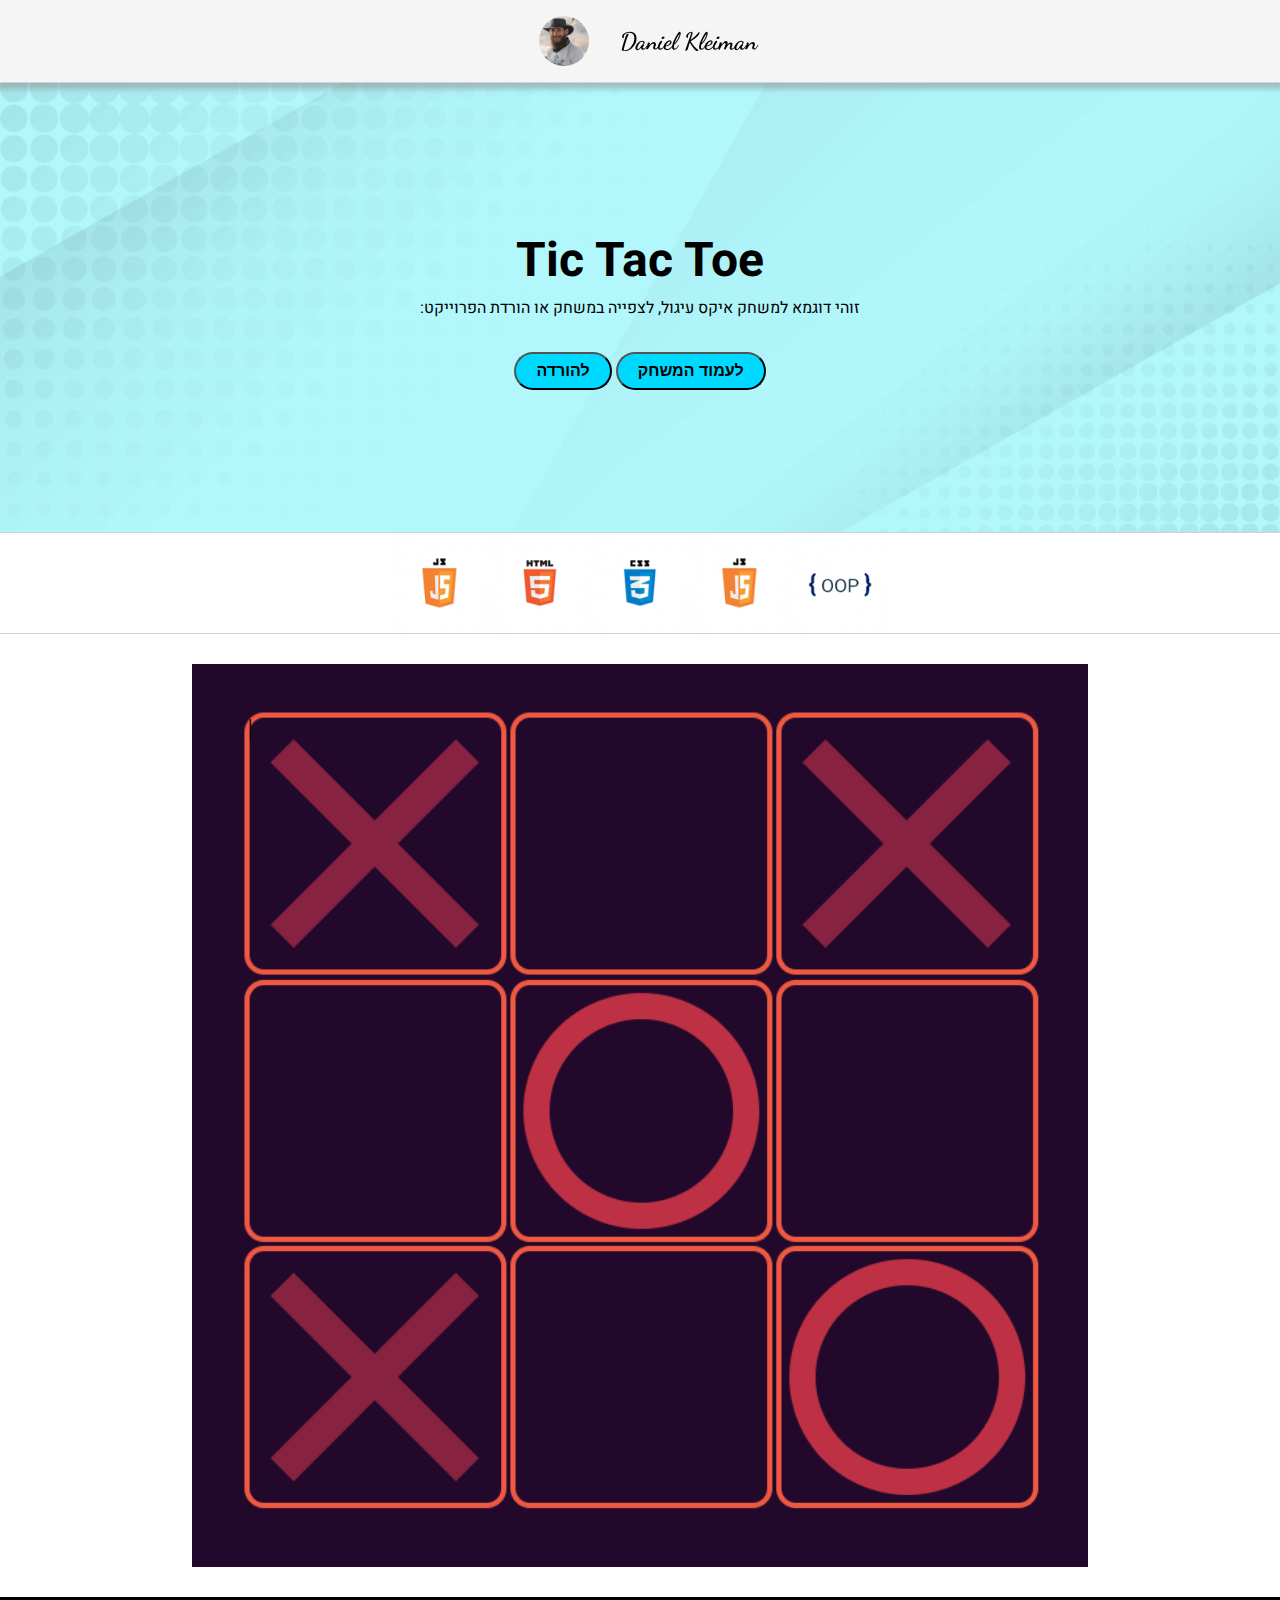
<file: pages/ticTacToe.html>
<!DOCTYPE html>
<html lang="he" dir="rtl">

<head>
  <meta charset="UTF-8">
  <meta name="viewport" content="width=device-width, initial-scale=1.0">
  <!-- My Style -->
  <link rel="stylesheet" href="../style/landing_page_style.css">
  <link rel="stylesheet" href="../style/style.css">

  <!-- Google Fonts: 'Heebo' and 'Dancing Script' -->
  <link rel="preconnect" href="https://fonts.googleapis.com">
  <link rel="preconnect" href="https://fonts.gstatic.com" crossorigin>
  <link
    href="https://fonts.googleapis.com/css2?family=Dancing+Script:wght@400;500;600;700&family=Heebo:wght@400;600;700;900&display=swap"
    rel="stylesheet">


  <title>The Classic Tic Tac Toe Game</title>
</head>

<body>
  <header>

    <nav class="nav-top">

      <div class="nav-top-left">

        <a href="../index.html" class="my-name fancy">Daniel Kleiman</a>

        <img src="../assets/DK_Profile.webp" alt="a photo of Daniel Kleiman">

      </div>

    </nav>

  </header>

  <section class="hero">

    <div class="hero-text">

      <h1>Tic Tac Toe
      </h1>
      <p>זוהי דוגמא למשחק איקס עיגול, לצפייה במשחק או הורדת הפרוייקט:</p>
      <button><a href="https://kleidan.github.io/11_ticTacToe_1/" target="_blank">לעמוד המשחק</a></button>
      <button>
        <a href="https://github.com/Kleidan/11_ticTacToe_1/archive/refs/heads/main.zip" download>להורדה</a>
      </button>
    </div>

  </section>
  <div class="tech-icons">
    <a href="#">
      <img src="../assets/technologies/oop.png" width="100px" height="100px" alt="">
    </a>

    <a href="#">
      <img src="../assets/technologies/javascript.png" width="100px" height="100px" alt="">
    </a>

    <a href="#">
      <img src="../assets/technologies/css.png" width="100px" height="100px" alt="">
    </a>

    <a href="#">
      <img src="../assets/technologies/html.png" width="100px" height="100px" alt="">
    </a>

    <a href="#">
      <img src="../assets/technologies/javascript.png" width="100px" height="100px" alt="">
    </a>
  </div>

  <div class="img-container">
    <img class="landing_image" src="../assets/apps/tictactoe.png" alt="" width="400px">
  </div>

  <footer class="copyrights">
    <p>כל הזכויות שמורות לדניאל קליימן©</p>
    <p>Daniel Kleiman 2023</p>
  </footer>
</body>

</html>
</file>
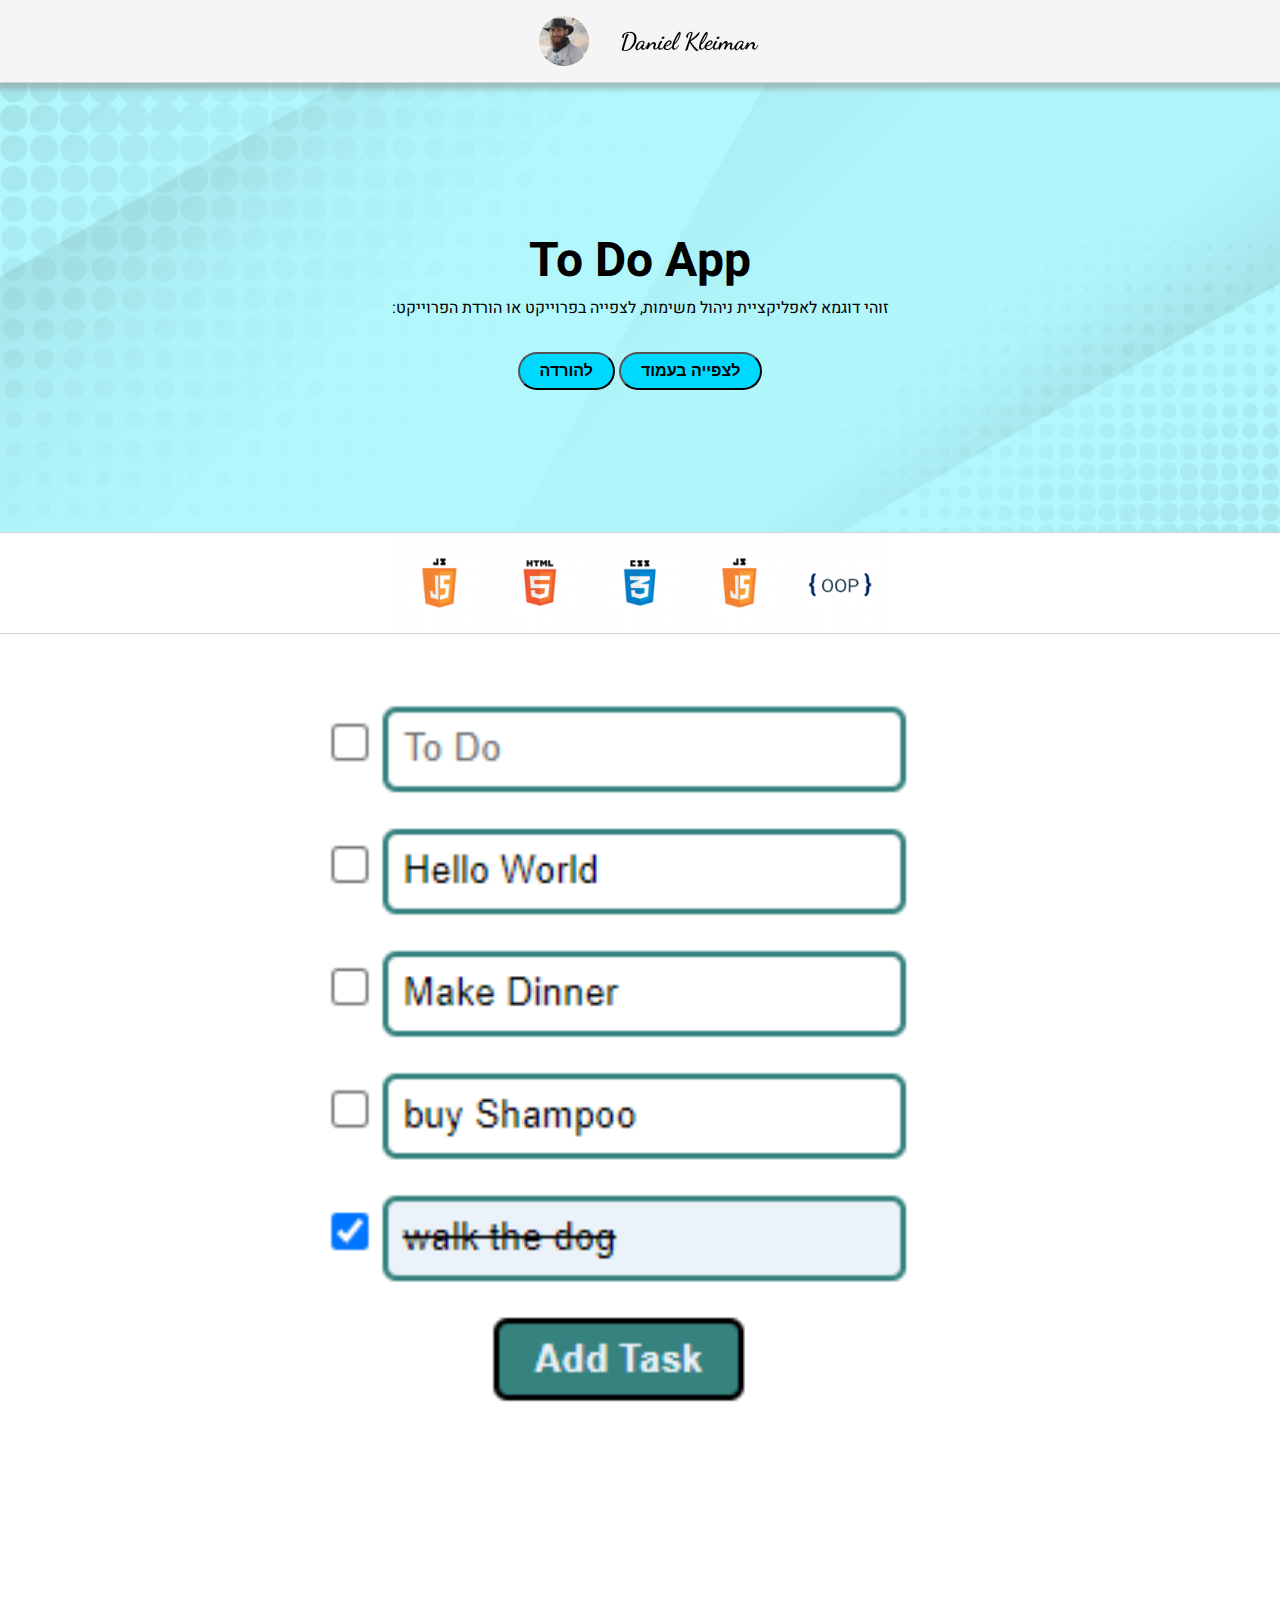
<file: pages/todo.html>
<!DOCTYPE html>
<html lang="he" dir="rtl">

<head>
  <meta charset="UTF-8">
  <meta name="viewport" content="width=device-width, initial-scale=1.0">
  <!-- My Style -->
  <link rel="stylesheet" href="../style/landing_page_style.css">
  <link rel="stylesheet" href="../style/style.css">

  <!-- Google Fonts: 'Heebo' and 'Dancing Script' -->
  <link rel="preconnect" href="https://fonts.googleapis.com">
  <link rel="preconnect" href="https://fonts.gstatic.com" crossorigin>
  <link
    href="https://fonts.googleapis.com/css2?family=Dancing+Script:wght@400;500;600;700&family=Heebo:wght@400;600;700;900&display=swap"
    rel="stylesheet">


  <title>To Do list App</title>
</head>

<body>
  <header>

    <nav class="nav-top">

      <div class="nav-top-left">

        <a href="../index.html" class="my-name fancy">Daniel Kleiman</a>

        <img src="../assets/DK_Profile.webp" alt="a photo of Daniel Kleiman">

      </div>

    </nav>

  </header>

  <section class="hero">

    <div class="hero-text">

      <h1>To Do App
      </h1>
      <p>זוהי דוגמא לאפליקציית ניהול משימות, לצפייה בפרוייקט או הורדת הפרוייקט:</p>
      <button><a href="https://kleidan.github.io/todoApp_1/" target="_blank">לצפייה בעמוד</a></button>
      <button>
        <a href="https://github.com/Kleidan/todoApp_1/archive/refs/heads/main.zip" download>להורדה</a>
      </button>
    </div>

  </section>
  <div class="tech-icons">
    <a href="#">
      <img src="../assets/technologies/oop.png" width="100px" height="100px" alt="">
    </a>

    <a href="#">
      <img src="../assets/technologies/javascript.png" width="100px" height="100px" alt="">
    </a>

    <a href="#">
      <img src="../assets/technologies/css.png" width="100px" height="100px" alt="">
    </a>

    <a href="#">
      <img src="../assets/technologies/html.png" width="100px" height="100px" alt="">
    </a>

    <a href="#">
      <img src="../assets/technologies/javascript.png" width="100px" height="100px" alt="">
    </a>
  </div>

  <div class="img-container">
    <img class="landing_image" src="../assets/apps/todoapp.png" alt="to do app image" width="100%">
  </div>

  <footer class="copyrights">
    <p>כל הזכויות שמורות לדניאל קליימן©</p>
    <p>Daniel Kleiman 2023</p>
  </footer>
</body>

</html>
</file>
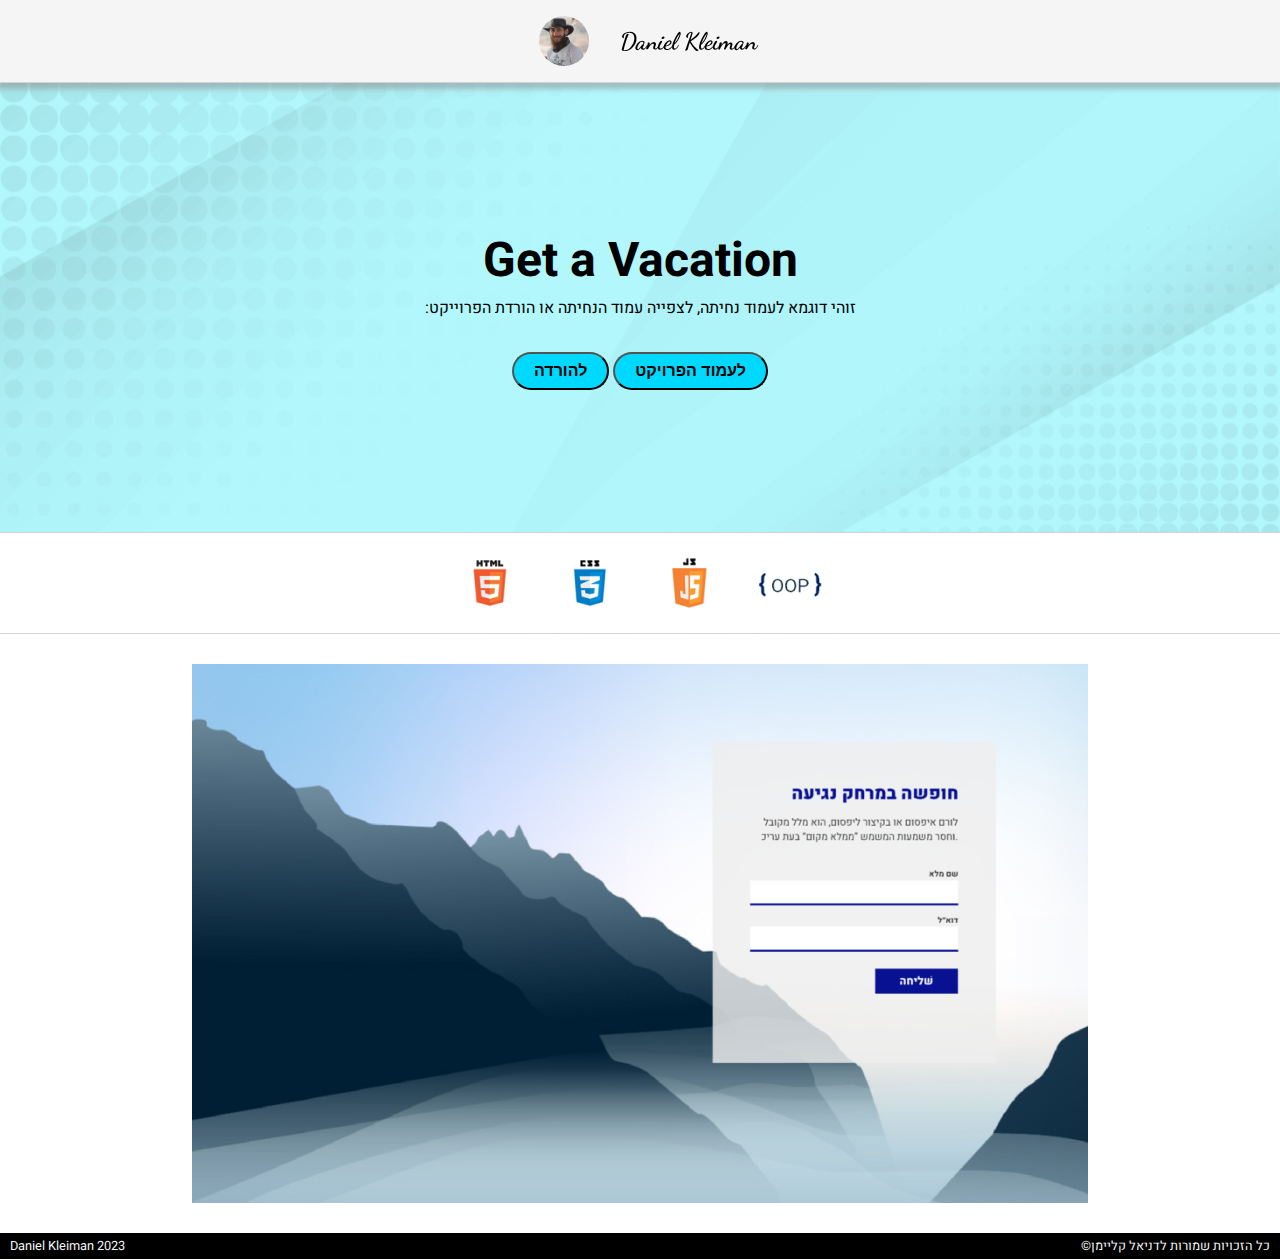
<file: pages/vacation.html>
<!DOCTYPE html>
<html lang="he" dir="rtl">

<head>
  <meta charset="UTF-8">
  <meta name="viewport" content="width=device-width, initial-scale=1.0">
  <!-- My Style -->
  <link rel="stylesheet" href="../style/landing_page_style.css">
  <link rel="stylesheet" href="../style/style.css">

  <!-- Google Fonts: 'Heebo' and 'Dancing Script' -->
  <link rel="preconnect" href="https://fonts.googleapis.com">
  <link rel="preconnect" href="https://fonts.gstatic.com" crossorigin>
  <link
    href="https://fonts.googleapis.com/css2?family=Dancing+Script:wght@400;500;600;700&family=Heebo:wght@400;600;700;900&display=swap"
    rel="stylesheet">


  <title>Get a Vacation Landing Page</title>
</head>

<body>
  <header>

    <nav class="nav-top">

      <div class="nav-top-left">

        <a href="../index.html" class="my-name fancy">Daniel Kleiman</a>

        <img src="../assets/DK_Profile.webp" alt="a photo of Daniel Kleiman">

      </div>

    </nav>

  </header>

  <section class="hero">

    <div class="hero-text">

      <h1>Get a Vacation
      </h1>
      <p>זוהי דוגמא לעמוד נחיתה, לצפייה עמוד הנחיתה או הורדת הפרוייקט:</p>
      <button><a href="https://kleidan.github.io/Vacation_landing/" target="_blank">לעמוד הפרויקט</a></button>

      <button>
        <a href="https://github.com/Kleidan/Vacation_landing/archive/refs/heads/main.zip" download>
          להורדה
        </a>
      </button>
    </div>

  </section>
  <div class="tech-icons">
    <a href="#">
      <img src="../assets/technologies/oop.png" width="100px" height="100px" alt="">
    </a>

    <a href="#">
      <img src="../assets/technologies/javascript.png" width="100px" height="100px" alt="">
    </a>

    <a href="#">
      <img src="../assets/technologies/css.png" width="100px" height="100px" alt="">
    </a>

    <a href="#">
      <img src="../assets/technologies/html.png" width="100px" height="100px" alt="">
    </a>
  </div>

  <div class="img-container">
    <img class="landing_image" src="../assets/landing pages/landingPage1.png" alt="" width="400px">
  </div>

  <footer class="copyrights">
    <p>כל הזכויות שמורות לדניאל קליימן©</p>
    <p>Daniel Kleiman 2023</p>
  </footer>
</body>

</html>
</file>
<file: style/style.css>
:root {
  --primary-clr: #b1f7fc;
  --bg-clr: whitesmoke;
  --fs-med: 1.25rem;
  --fs-lg: 1.5rem;
  --fs-xl: 3rem;
}

*,
::before,
::after {
  box-sizing: border-box;
  margin: 0;
  padding: 0;
}

html {
  scroll-behavior: smooth;
}

body {
  font-family: 'Heebo', sans-serif;
  height: 100%;
}

img {
  display: block;
  width: 100%;
}

li {
  list-style-type: none;
}

a {
  text-decoration: none;
  color: black;
  font-size: 1rem;
  font-weight: bold;
}

h1 {
  font-size: 2rem;
  font-weight: bold;
}

@media screen and (min-width: 768px) {
  .hero-text h1 {
    font-size: var(--fs-xl);
    font-weight: 900px;
  }
}

h2 {
  font-size: 3rem;
  padding-bottom: 1rem;
}

h3 {
  font-size: 2rem;
  padding-bottom: 2rem;
}

p {
  padding-bottom: 2rem;
}

.fancy {
  font-family: 'Dancing Script', cursive;
  font-size: var(--fs-lg);
  font-family: 700;
}

button:hover {
  cursor: pointer;
}

/* nav bar */

header {
  position: sticky;
  top: 0;
  width: 100%;
  z-index: 1;
}

.nav-top,
.nav-top-left,
.nav-top-right {
  display: flex;
  justify-content: space-around;
  align-items: center;
  gap: 0.9rem;
}

.nav-top {
  background-color: var(--bg-clr);
  border-bottom: 1px solid lightgray;
  box-shadow: 0px 3px 5px 3px rgba(140, 140, 140, 0.5);
}

.my-name {
  display: none;
}

@media screen and (min-width: 768px) {
  .my-name {
    display: inline;
  }
}

.nav-top-left img {
  max-width: 50px;
  border-radius: 50%;
  margin: 1em 1em;
}

/* Hero section */

.hero {
  background-image: url(../assets/bg.jpeg);
  height: 450px;
  background-color: var(--primary-clr);
  background-position: center;
  background-repeat: no-repeat;
  background-size: cover;
  background-blend-mode: multiply;
  border-bottom: 1px solid lightgray;
  position: relative;
}

.hero-text {
  width: 90%;
  text-align: center;
  position: absolute;
  top: 50%;
  left: 50%;
  transform: translate(-50%, -50%);
}

/* Technologies */
.tech-icons {
  display: flex;
  justify-content: center;
  flex-wrap: wrap;
  border-bottom: 1px solid lightgray;
}

.tech-icons img {
  max-width: 100px;
}

/* About me */

.about-me {
  margin-inline: auto;
  max-width: 90%;
  display: flex;
  flex-direction: column;
  align-items: center;
  justify-content: center;
  gap: 2rem;
  padding-block: 4rem;
}

img[alt="Daniel Kleiman"] {
  width: max(20vw, 200px);
  height: max(20vw, 200px);
}

.about-text {
  text-align: center;
}

@media screen and (min-width: 1089px) {
  .about-me {
    flex-direction: row;
    align-items: flex-start;
  }

  .about-text {
    text-align: start;
  }
}

/* Resume */

.resume {
  background-color: rgb(65, 65, 65);
  color: var(--bg-clr);
  padding-block: 2rem;
  padding-inline: 1rem;
  text-align: center;
}

.resume-img {
  display: block;
  width: 100px;
  margin-inline: auto;
  padding-bottom: 1.25rem;
}

.resume-img img {
  max-width: 100px;
  transform: rotate(-20deg);
}

.resume-download {
  text-align: center;
}

.resume-download h3,
.resume-download p {
  line-height: 2;
  padding-bottom: 1.25rem;
}

.downlaod-button {
  display: flex;
  align-items: center;
  gap: 10px;
  padding: .3125rem .625rem;
  border-radius: 50px;
  padding: 8px 20px;
  background-color: #00d9ff;
  font-weight: bold;
  margin-inline: auto;
}

img[alt="download"] {
  display: inline;
  width: 25px;
  margin-inline: auto;
}

@media screen and (min-width: 1089px) {
  .resume {
    display: flex;
    flex-direction: row-reverse;
    justify-content: space-evenly;
  }

  .resume-download {
    max-width: 600px;
    text-align: start;
  }

  .resume-img {
    display: inline;
    margin-inline: 0;
  }

  .downlaod-button {
    margin-inline: 0;
  }
}

/* ----------- Gallery ----------------- */
.works {
  padding-top: 50px;
  padding-bottom: 100px;
  display: flex;
  flex-direction: column;
  align-items: center;
}

.pages {
  background-color: #f3f3f3;
}

.works h2 {
  text-align: center;
}

/* -------------- projects cards ------------- */

.cards {
  display: flex;
  flex-wrap: wrap;
  justify-content: center;
  max-width: 70vw;
  gap: 30px;
  padding-top: 50px;
}

.card {
  max-width: 350px;
  background-color: white;
  border-radius: 10px;
  box-shadow: 3px 8px 15px 5px darkgray;
  overflow: hidden;
  transition: scale 1s;
}

.app-card {
  max-width: 350px;
  background-color: white;
  border-radius: 10px;
  box-shadow: 3px 8px 15px 5px darkgray;
  overflow: hidden;
  transition: scale 1s;
  display: flex;
  flex-direction: column;
  justify-content: space-between;
}

.card:hover {
  scale: 1.05;
}

.card-description {
  padding: 4.3rem 1.56rem;
  text-align: center;
}

.card-description button {
  padding: .3125rem .625rem;
  border-radius: 50px;
  padding: 8px 20px;
  background-color: #00d9ff;
  font-weight: bold;
}

.card-description button:hover {
  background-color: #7ce7fa;
}


/* ---------------- contact -------------- */

.contact {
  padding: 3rem 5px;
  height: 700px;
}

.contact-container {
  margin-inline: auto;
  width: min(430px, 99%);
}

@media screen and (min-width: 1019px) {
  .contact-container {
    margin-right: 5em;
  }
}

.form-label {
  padding-bottom: 1rem;
}

label {
  font-weight: bold;
}

input,
textarea {
  width: 100%;
  border: none;
  border-bottom: 4px solid darkgray;
  border-radius: 0;
  padding: 5px 10px;
  /* font-size: var(--fs-med); */
  font-family: 'Heebo',
    sans-serif;
}

button[type="submit"] {
  border: none;
  padding: 8px 20px;
  background-color: #00d9ff;
  font-weight: bold;
  font-size: var(--fs-med);
}

button[type="submit"]:hover {
  background-color: #7ce7fa;
}

textarea {
  resize: none;
}

/* ------------- footer ------------------ */

footer {
  background-color: rgb(65, 65, 65);
  color: var(--bg-clr);
}

.footer-nav {
  padding: 1rem 1rem;
}

.footer-list {
  display: grid;
  grid-template-columns: auto auto;
  gap: 10px;
}

.social-item {
  place-self: center;
}

@media screen and (min-width: 1019px) {
  .footer-list {
    display: flex;
    justify-content: space-around;
  }
}


.social-item img {
  max-width: 41px;
  margin-inline: auto;
  margin-bottom: 10px;
}

.copyrights {
  padding: 4px 10px;
  background-color: black;
  color: var(--bg-clr);
  display: flex;
  font-size: 0.8rem;
  justify-content: space-between;
  align-items: center;
}

.copyrights p {
  padding-bottom: 0;
}
</file>
<file: style/landing_page_style.css>
.img-container {
  padding-block: 30px;
  display: flex;
  align-items: center;
  justify-content: center;
}

.landing_image {
  width: 70%;
}

button {
  padding: .3125rem .625rem;
  border-radius: 50px;
  padding: 8px 20px;
  background-color: #00d9ff;
  font-weight: bold;
}
</file>
